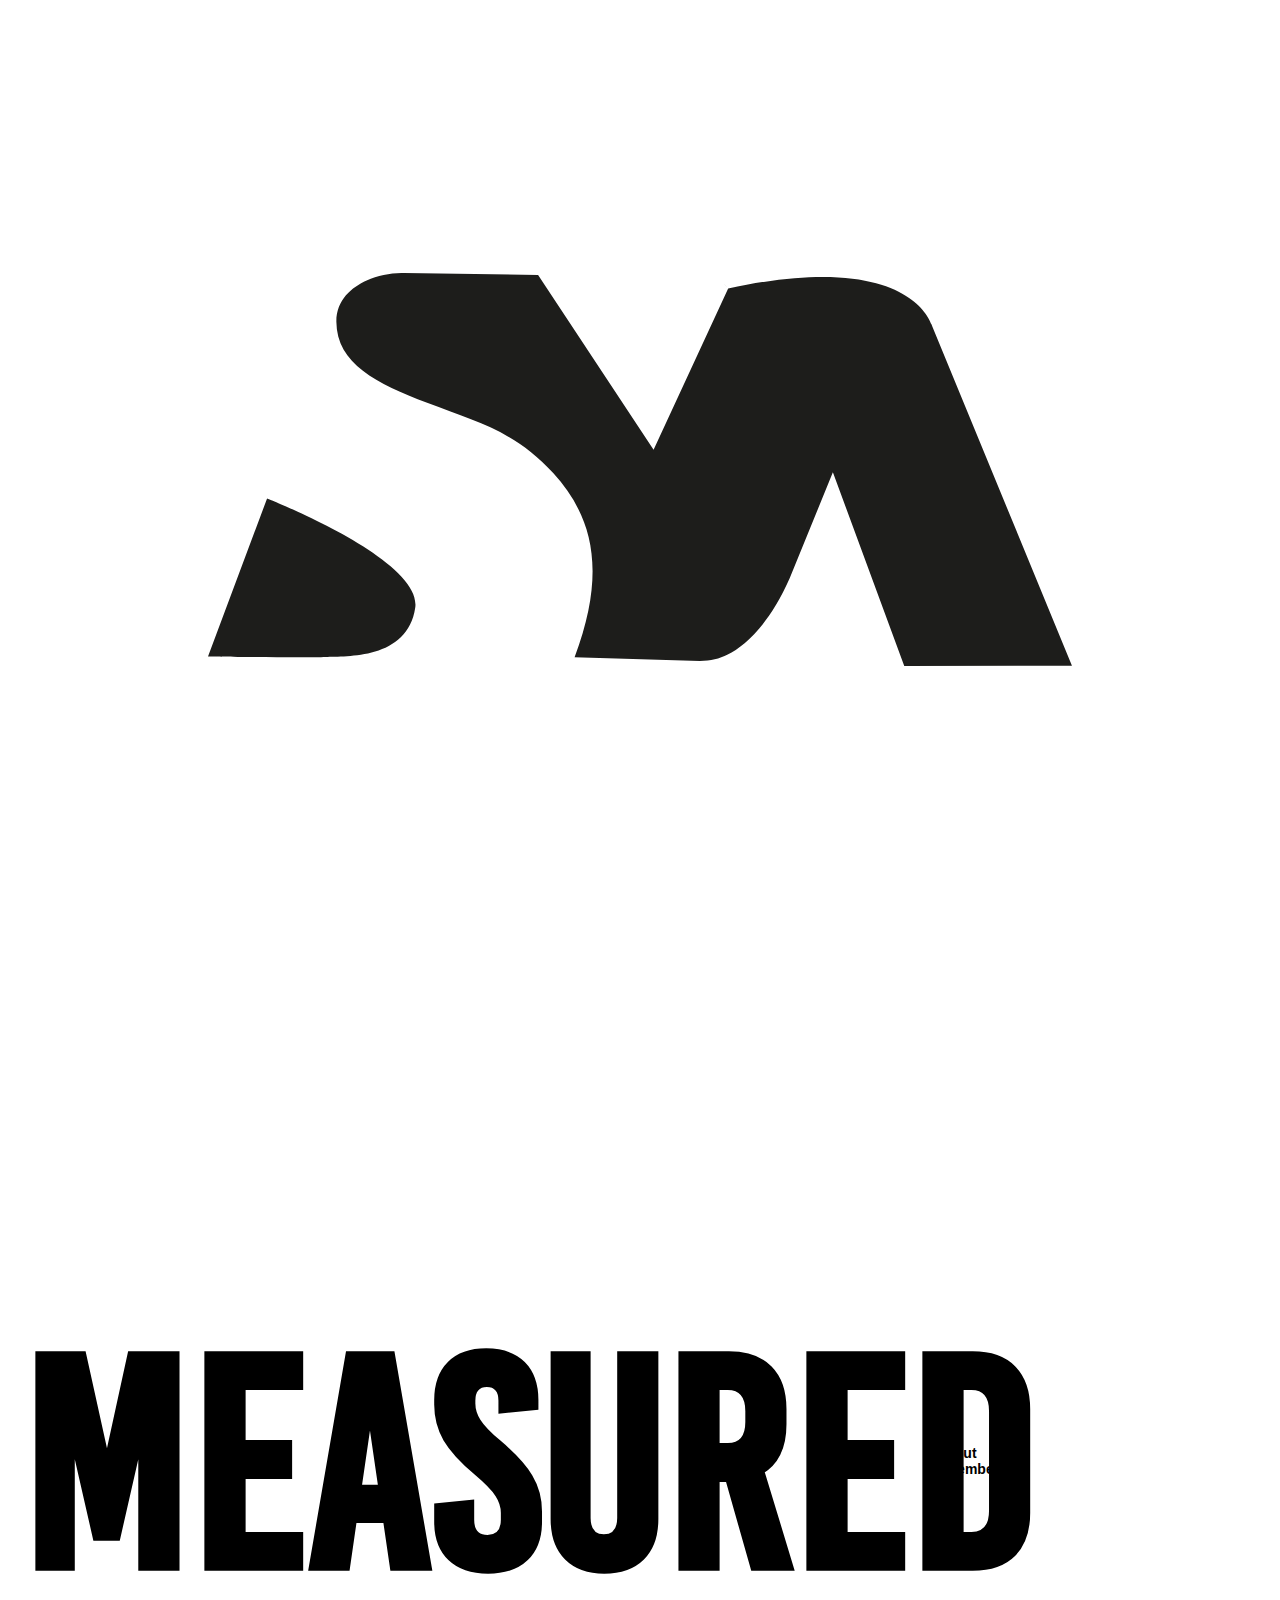
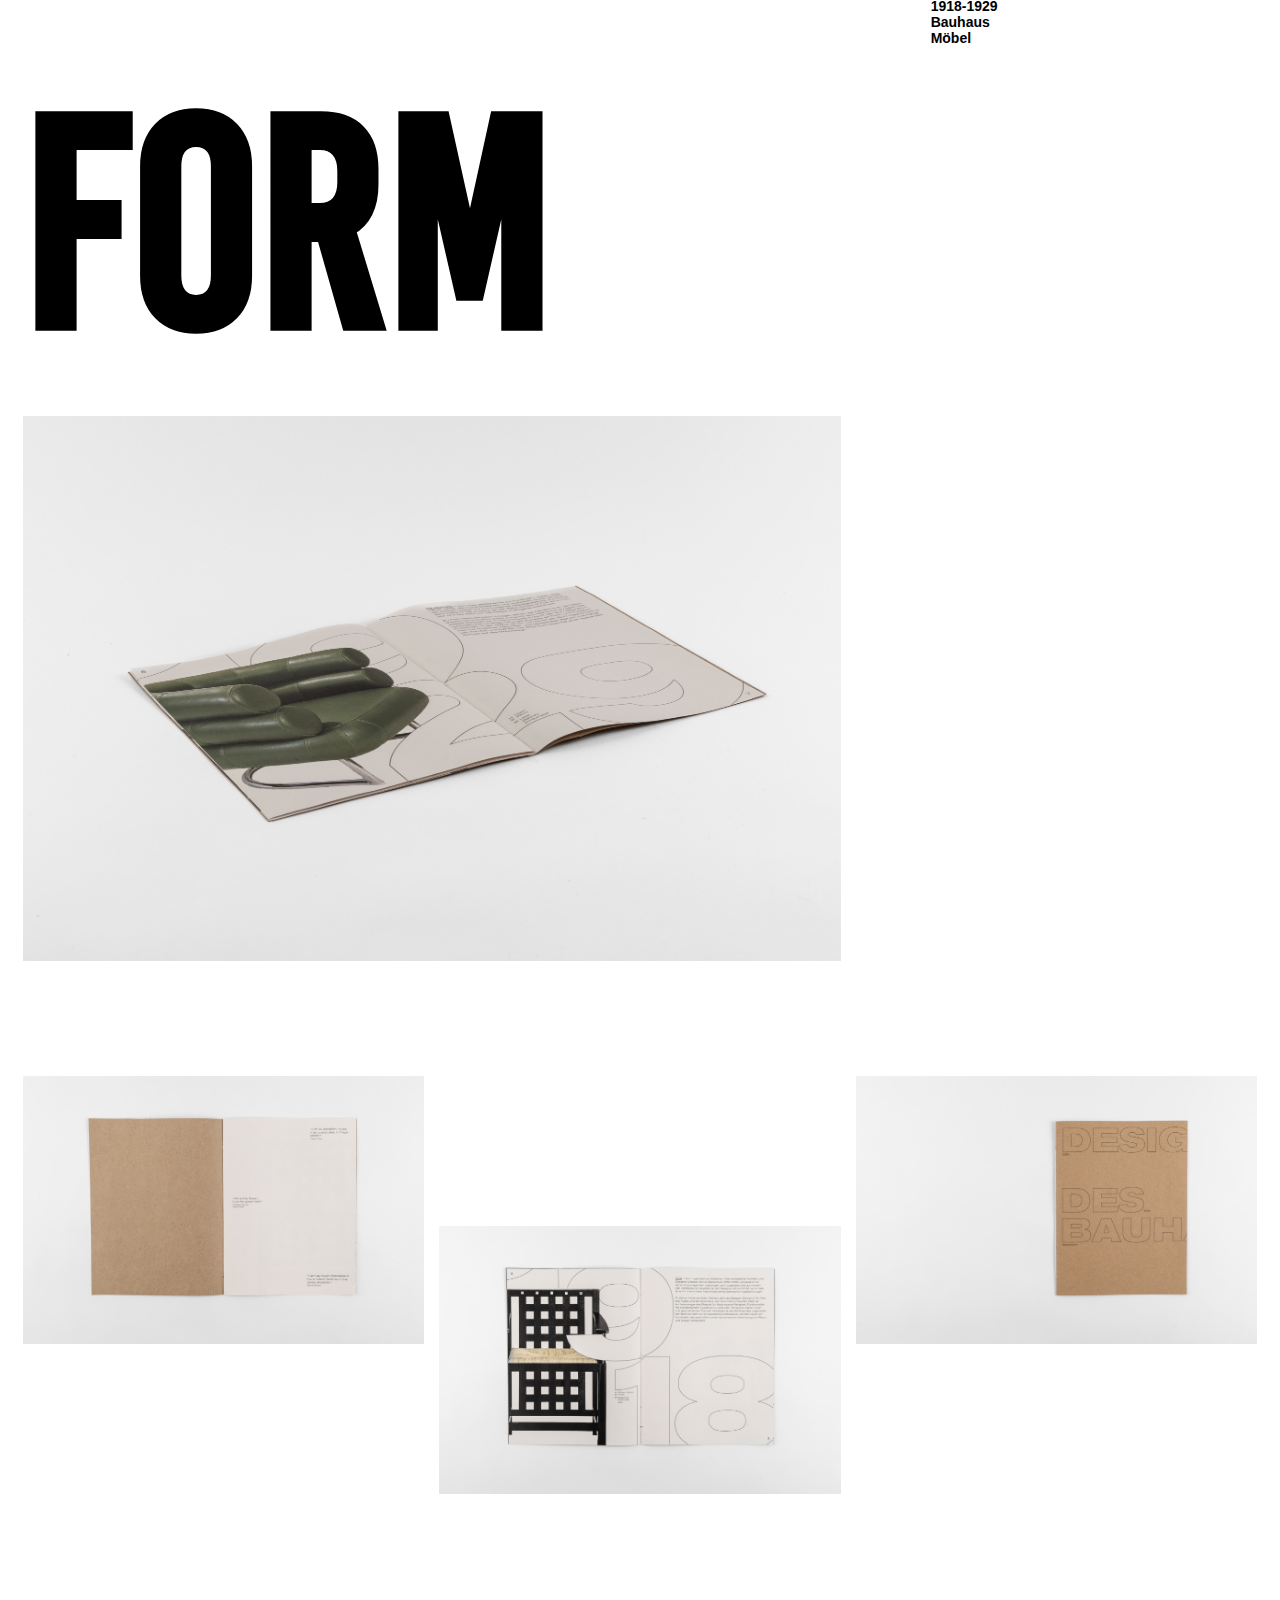
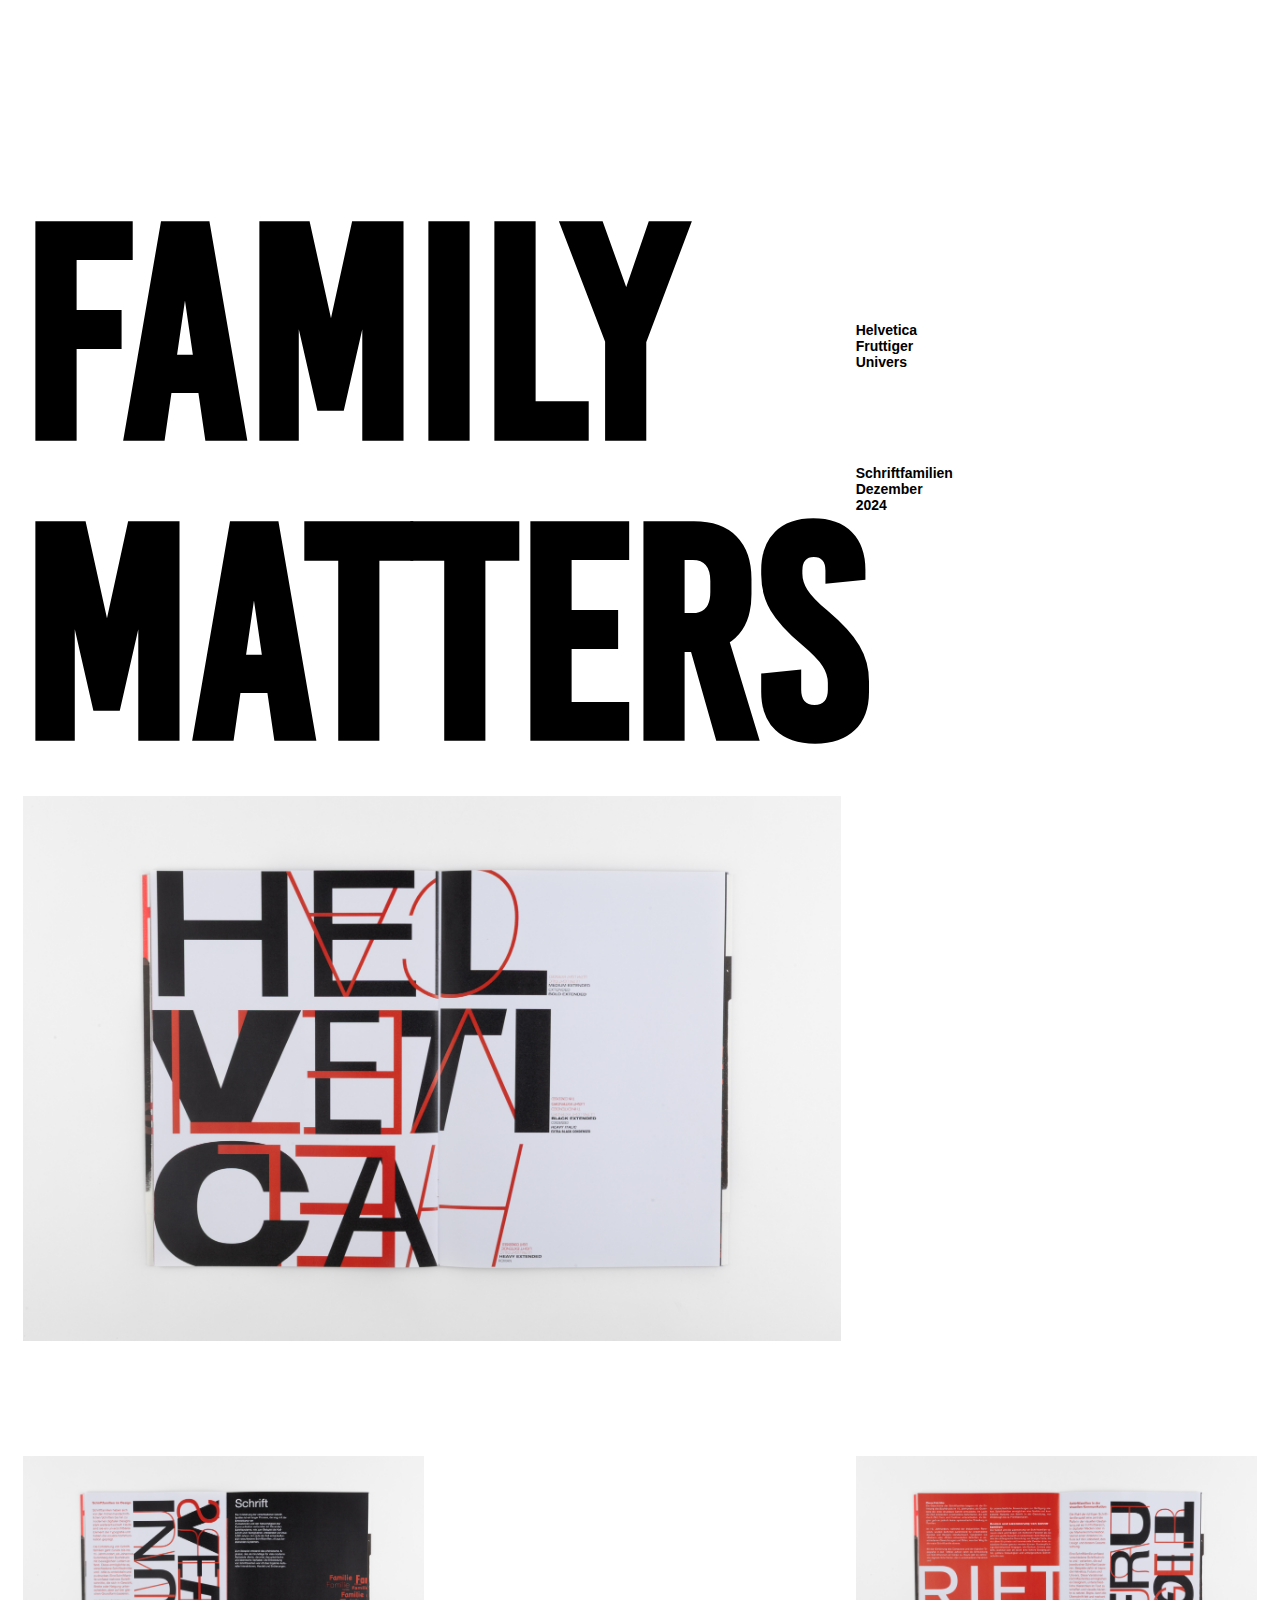
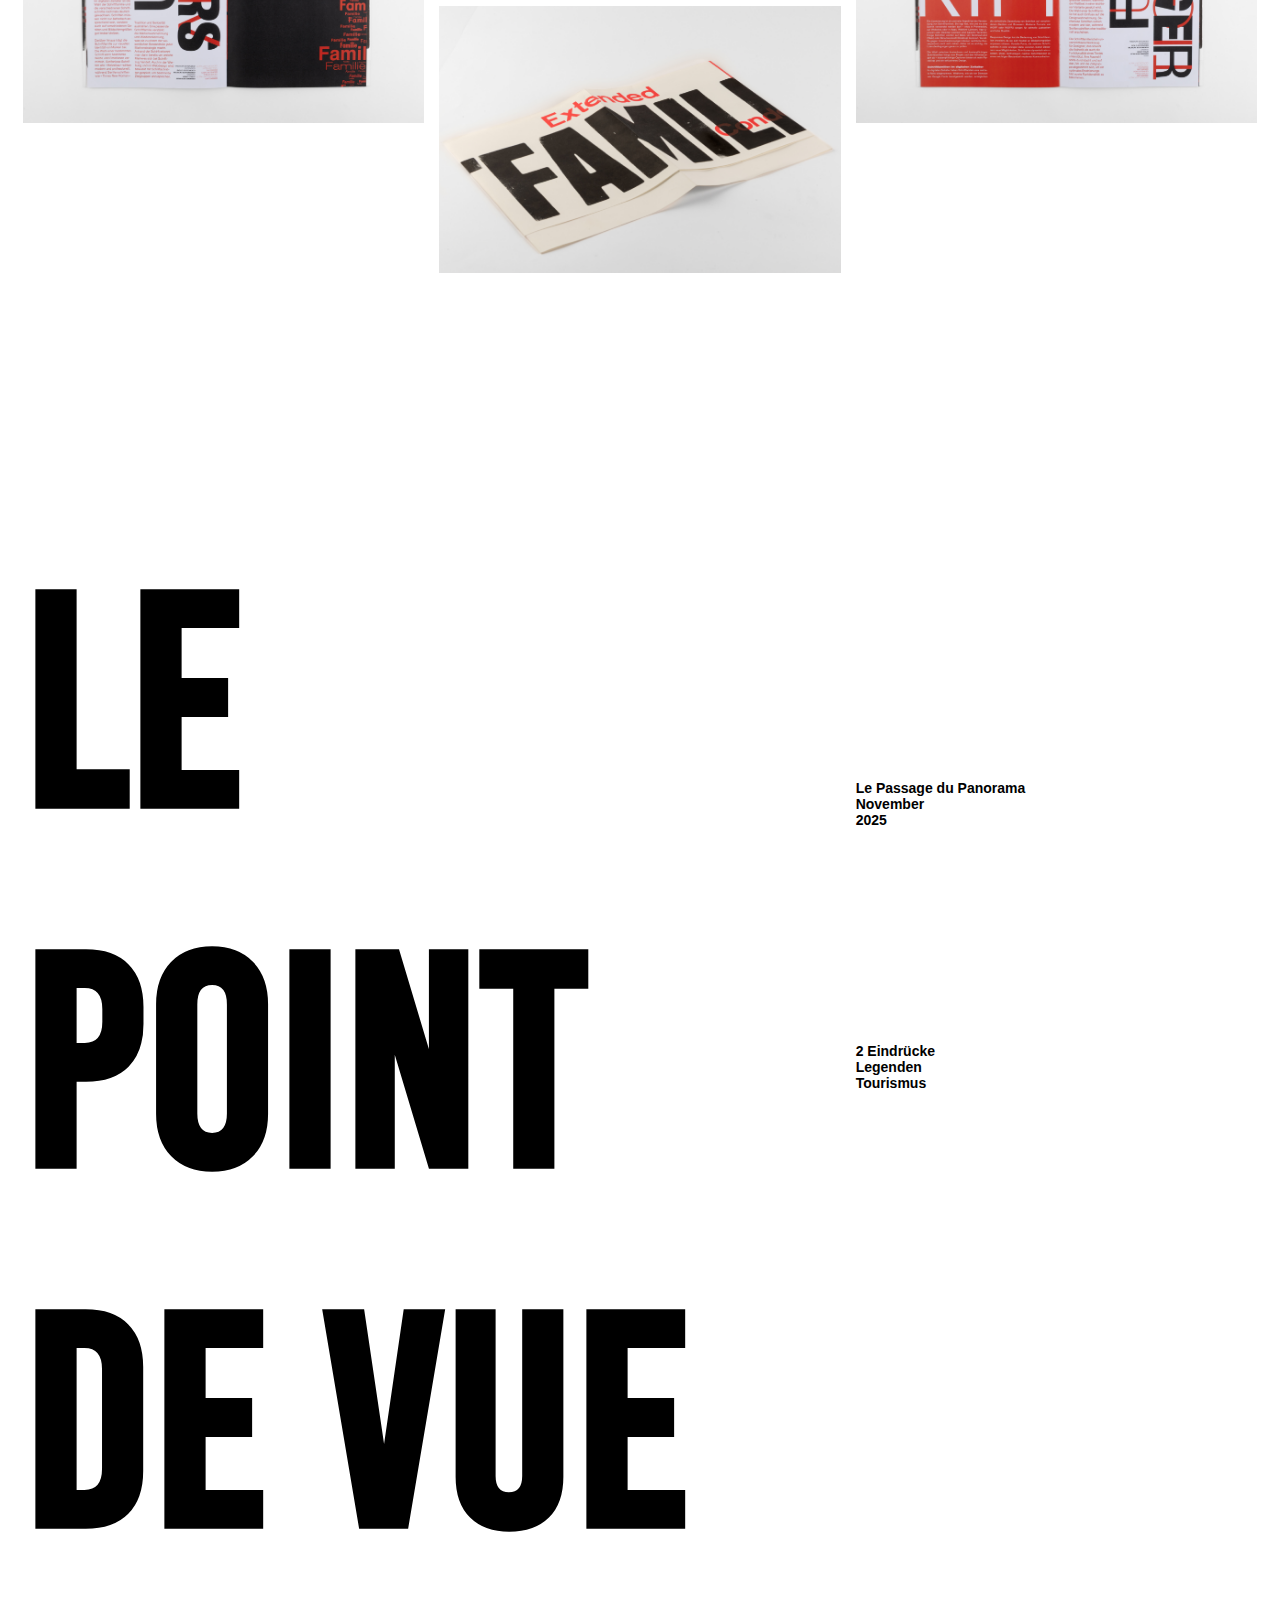
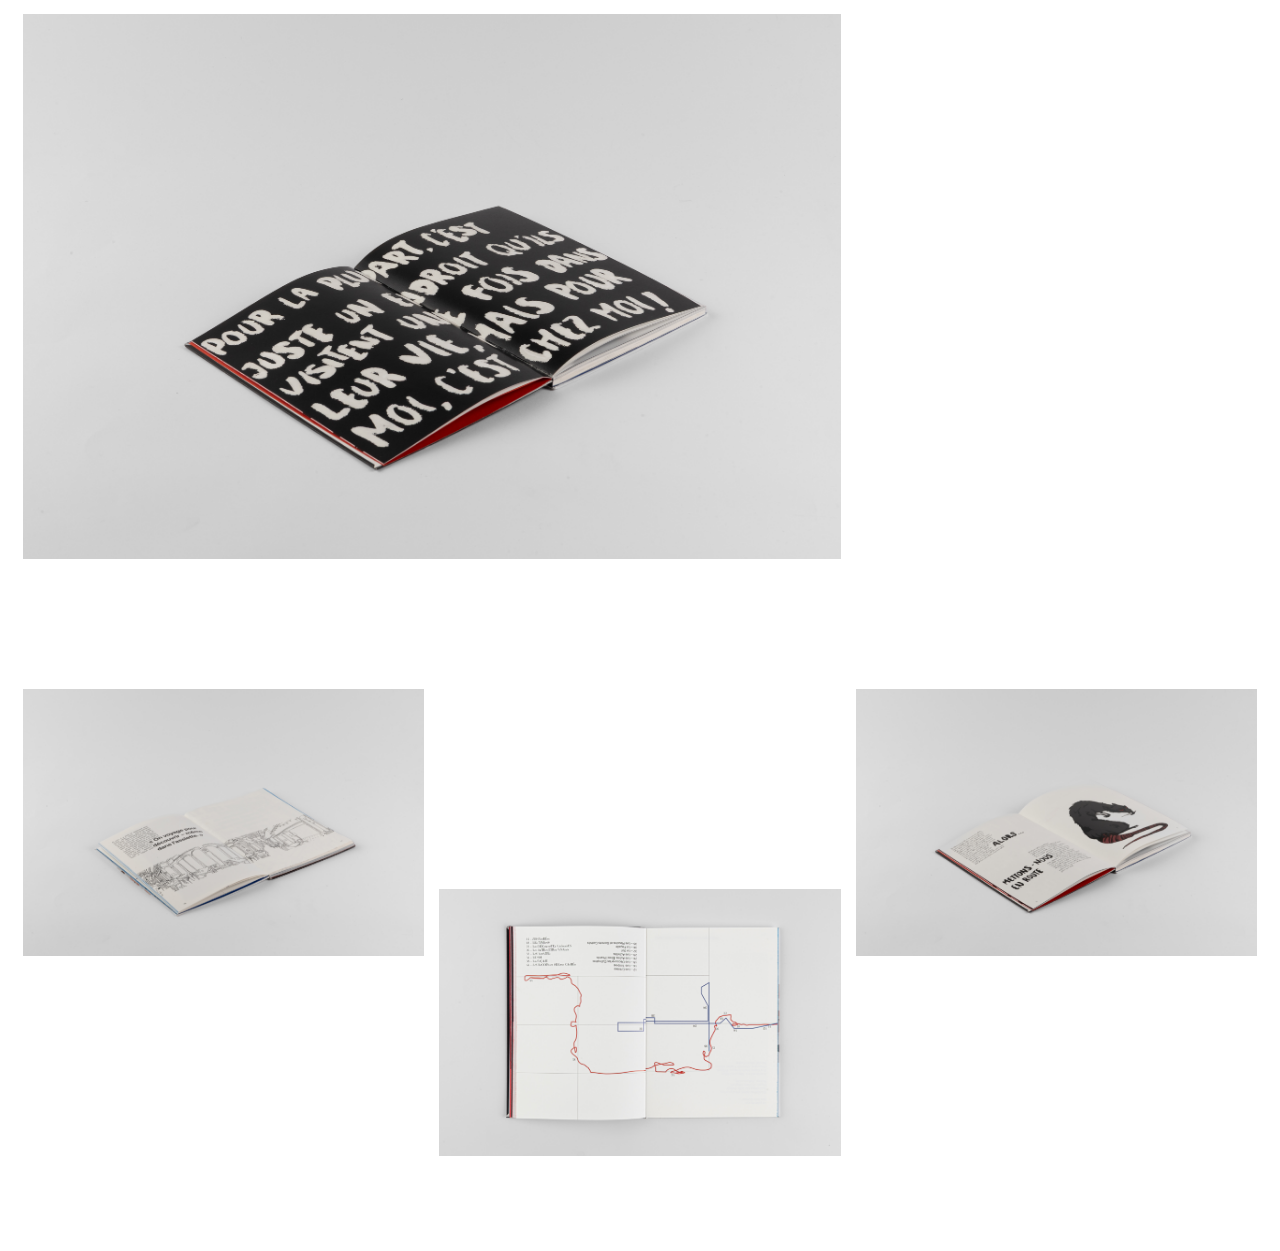
<file: index.html>
<!DOCTYPE html>
<html lang="en">

  <head>
    <meta charset="UTF-8" />
    <meta name="viewport" content="width=device-width, initial-scale=1.0" />
    <meta name="author" content="Mia" />
    <meta name="description" content="TEXT FÜR UNTERZEILE IN SUCHMASCHINEN HIER EINGEBEN"/>
    <link rel="stylesheet" href="style.css" />
    <title>MiaSofiaSchilter</title>
  </head>
  
  <body>
    <!-- all your content will go here -->
     <div class="grid-container">
      <div class="name">
        <h1>MEASURED<br/>FORM</h1>
      </div> 
      <div class="bio">
        <p>«Art is the Flower... <br />
          Live the green leaf»<br />
          ~ Mackintosh

        </p>
      </div>
      <div class="image-1">
        <img src="Data/Layout1.jpg"/>
      </div>
      <div class="image-2">
        <img src="Data/Layout2.jpg"/>
      </div>
      <div class="image-3">
        <img src="Data/Layout3.jpg"/>
      </div>
      <div class="image-5">
        <img src="Data/Layout5.jpg"/>
      </div>
      <div class="text-1">
        <p>Das Magazin gibt einen kompakten Einblick in die Bauhaus-Stühle DS4 Bibendum und B32. Im Fokus stehen Entstehungszeit, Zitate der Designer sowie Informationen zu Proportionen und Maßen als visuelle und inhaltliche Annäherung an zwei ikonische Designobjekte des 20. Jahrhunderts.
      </div>
      <div class="image-4">
        <div class="image-4-a">
        <a href="mailto:MiaSofia_Schilter@sluz.ch">  <img src="Data/MS INITIALE.svg"/></a>
        </div>
      </div>

      <div class="image-6">
  <img src="Data/Typozine-2.jpg"/>
</div>
<div class="image-7">
  <img src="Data/Typozine-3.jpg"/>
</div>
<div class="image-8">
  <img src="Data/Typozine.jpg"/>
</div>
<div class="image-9">
  <img src="Data/Typozine Cover.jpg"/>
</div>
 <div class="text-8">
        <p>LE POINT<br/>
          DE VUE<br/>
        </p>
     </div>
     <div class="image-10">
  <img src="Data/Paris Projekt-3.jpg"/>
</div>
<div class="text-9">
        <p>Das Buchprojekt erforscht den Passage <br/>du Panorama in Paris aus zwei gegensätzlichen Perspektiven – der <br/>eines Touristen und der einer dort lebenden Ratte – und thematisiert den Perspektiv-<br/>wechsel durch eine beidseitig lesbare, grafisch differenzierte Gestaltung.
        </p>
      </div>
 <div class="image-11">
  <img src="Data/Paris Projekt-2.jpg"/>
</div>
 <div class="image-12">
  <img src="Data/Paris Projekt-4.jpg"/>
</div>
 <div class="image-13">
  <img src="Data/Paris Projekt-6.jpg"/>
</div>

      
<div class="text-7">
  <p>Für dieses Projekt habe ich vier Seiten zu den Schriftfamilien Helvetica, Univers und Frutiger gestaltet. Durch typografische Kompositionen und bewusste Größenkontraste werden die charakteristischen Eigenschaften der Schriften visuell vermittelt.</p>
</div>

      <div class="text-2">
        <p>Layout<br/>
          November<br/>
          2024
        </p>
      </div>
      <div class="text-3">
        <p>1918-1929<br/>
          Bauhaus<br/>
          Möbel<br/>
        </p>
      </div>
      <div class="text-4">
        <p>FAMILY<br/> MATTERS
        </p>
      </div>
      <div class="text-5">
        <p>Helvetica<br/>
          Fruttiger<br/>
          Univers<br/>
        </p>
        </div>
        <div class="text-6">
        <p>Schriftfamilien<br/>
          Dezember<br/>
          2024<br/>
        </p>
     </div>
     <div class="text-10">
        <p>Le Passage du Panorama<br/>
          November<br/>
          2025<br/>
        </p>
     </div>
     <div class="text-11">
        <p>2 Eindrücke<br/>
          Legenden<br/>
          Tourismus<br/>
        </p>
     </div>
    <div class="text-15">
        <p>«Tu penses qu'il <br/> 
          reste encore des bons <br/>
          restes là-bas»
        </p>
     </div>
     <div class="text-16">
        <p>«Wenn ich eine Suppe esse und <br/>
          mich hinterher an den Löffel erinnere,<br/>
           dann hatte er die falsche Form.»<br/>
           ~ Frutiger
     </div>
     </div>
     <!-- ACHTUNG OBERHALB VON BODY -->
  </body>
</html>
</file>
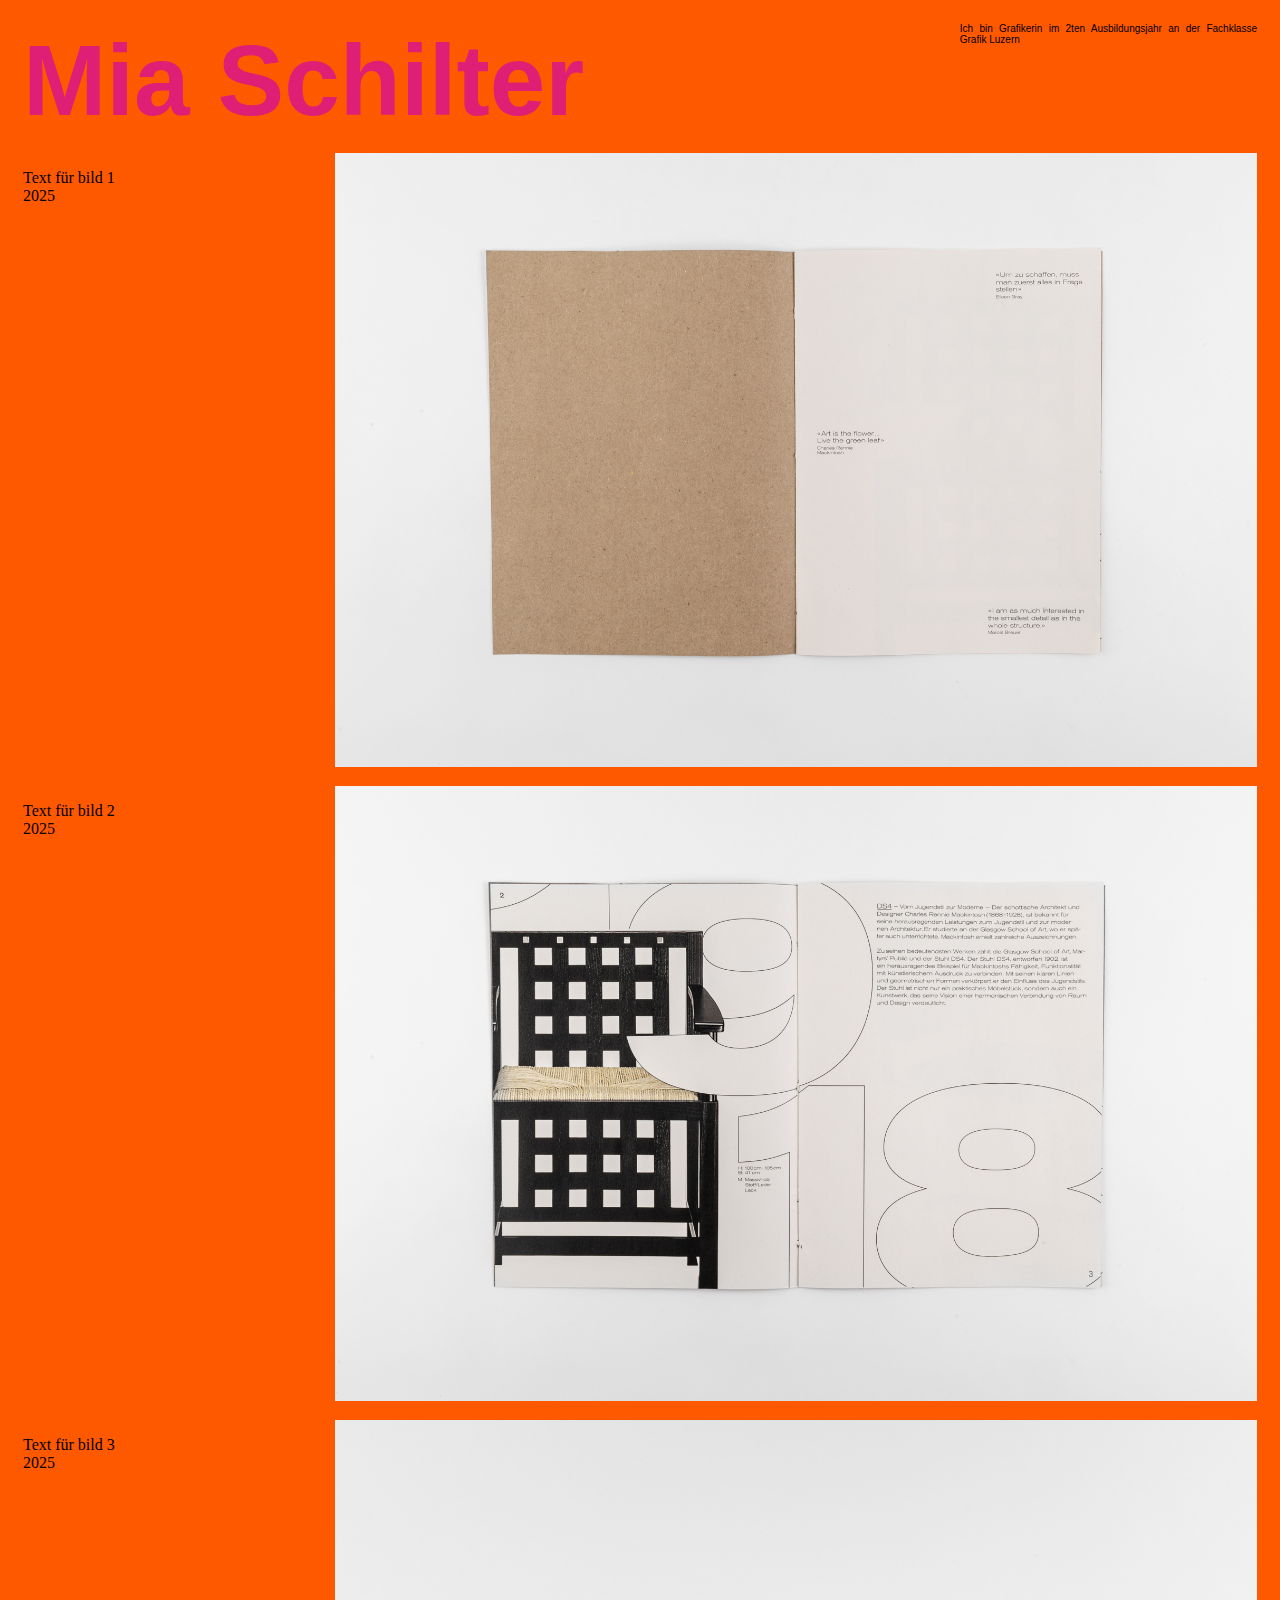
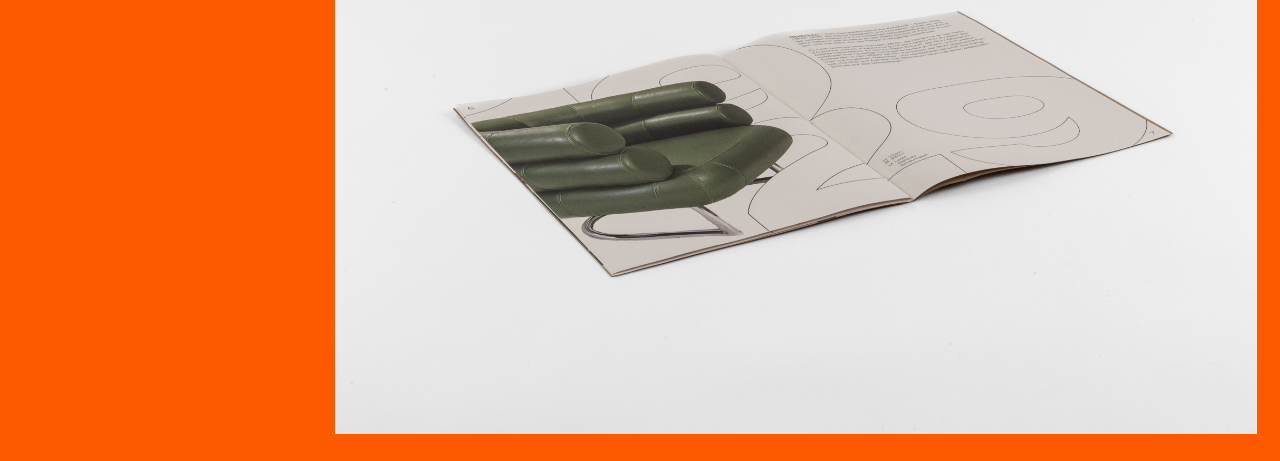
<file: index_v1.html>
<!DOCTYPE html>
<html lang="en">

  <head>
    <meta charset="UTF-8" />
    <meta name="viewport" content="width=device-width, initial-scale=1.0" />
    <meta name="author" content="Mia" />
    <meta name="description" content="TEXT FÜR UNTERZEILE IN SUCHMASCHINEN HIER EINGEBEN"/>
    <link rel="stylesheet" href="style_w1.css" />
    <title>TITEL FÜR BROWSERLEISTE EINGEBEN</title>
  </head>
  
  <body>
    <!-- all your content will go here -->
     <div class="grid-container">
      <div class="name">
        <h1>Mia Schilter</h1>
      </div> 
      <div class="bio">
        <p>Ich bin Grafikerin im 2ten Ausbildungsjahr an der Fachklasse Grafik Luzern</p>
      </div>
      <div class="image-1">
        <img src="Data/Layout1.jpg"/>
      </div>
      <div class="image-2">
        <img src="Data/Layout2.jpg"/>
      </div>
      <div class="image-3">
        <img src="Data/Layout3.jpg"/>
      </div>
      <div class="text-1">
        <p>Text für bild 1 <br />
          2025
        </p>
      </div>
      <div class="text-2">
        <p>Text für bild 2 <br />
          2025
        </p>
      </div>
      <div class="text-3">
        <p>Text für bild 3 <br />
          2025
        </p>
      </div>
     </div>
     <!-- ACHTUNG OBERHALB VON BODY -->
  </body>
</html>
</file>
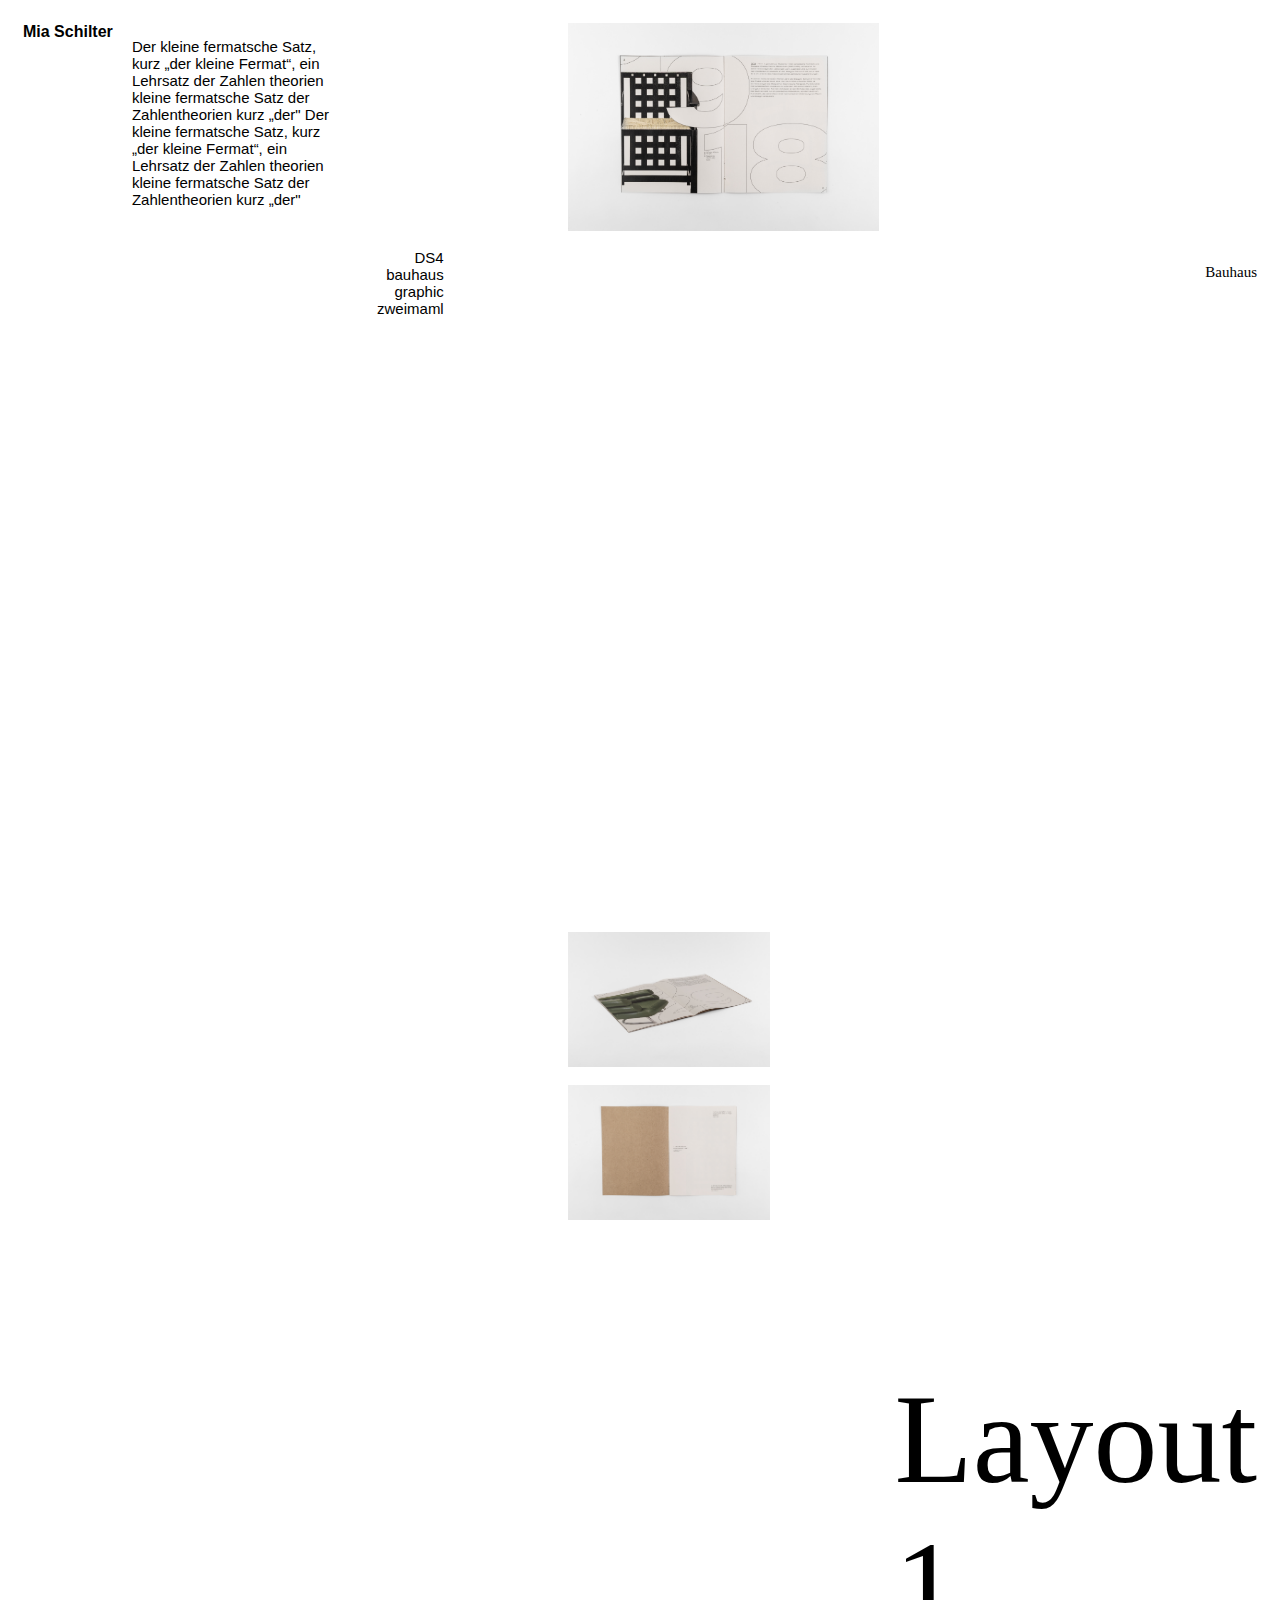
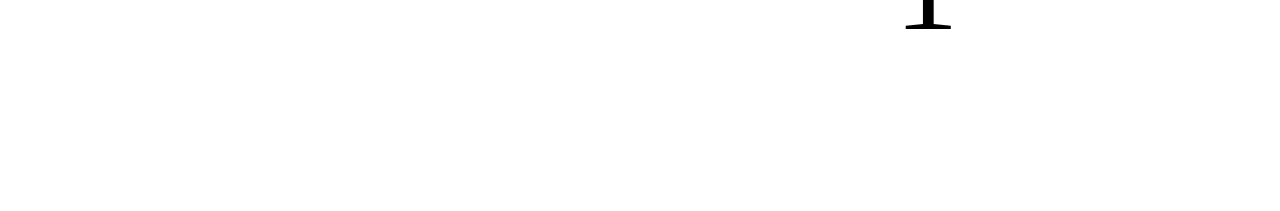
<file: index_v2.html>
<!DOCTYPE html>
<html lang="en">

  <head>
    <meta charset="UTF-8" />
    <meta name="viewport" content="width=device-width, initial-scale=1.0" />
    <meta name="author" content="Mia" />
    <meta name="description" content="TEXT FÜR UNTERZEILE IN SUCHMASCHINEN HIER EINGEBEN"/>
    <link rel="stylesheet" href="style_w2.css" />
    <title>TITEL FÜR BROWSERLEISTE EINGEBEN</title>
  </head>
  
  <body>
    <!-- all your content will go here -->
     <div class="grid-container">
      <div class="name">
        <h1>Mia Schilter</h1>
      </div> 
      <div class="bio">
        <p>DS4 <br />
          bauhaus <br />
           graphic<br />
           zweimaml<br />
          
        </p>
      </div>
      <div class="image-1">
        <img src="Data/Layout1.jpg"/>
      </div>
      <div class="image-2">
        <img src="Data/Layout2.jpg"/>
      </div>
      <div class="image-3">
        <img src="Data/Layout3.jpg"/>
      </div>
      <div class="text-1">
        <p>Der kleine fermatsche 
           Satz, kurz „der kleine Fermat“,
            ein Lehrsatz der Zahlen theorien 
            kleine fermatsche Satz der Zahlentheorien kurz „der"
            Der kleine fermatsche 
           Satz, kurz „der kleine Fermat“,
            ein Lehrsatz der Zahlen theorien 
            kleine fermatsche Satz der Zahlentheorien kurz „der"

      </div>
      <div class="text-2">
        <p>Layout 1
        </p>
      </div>
      <div class="text-3">
        <p>Bauhaus
        </p>
      </div>
     </div>
     <!-- ACHTUNG OBERHALB VON BODY -->
  </body>
</html>
</file>
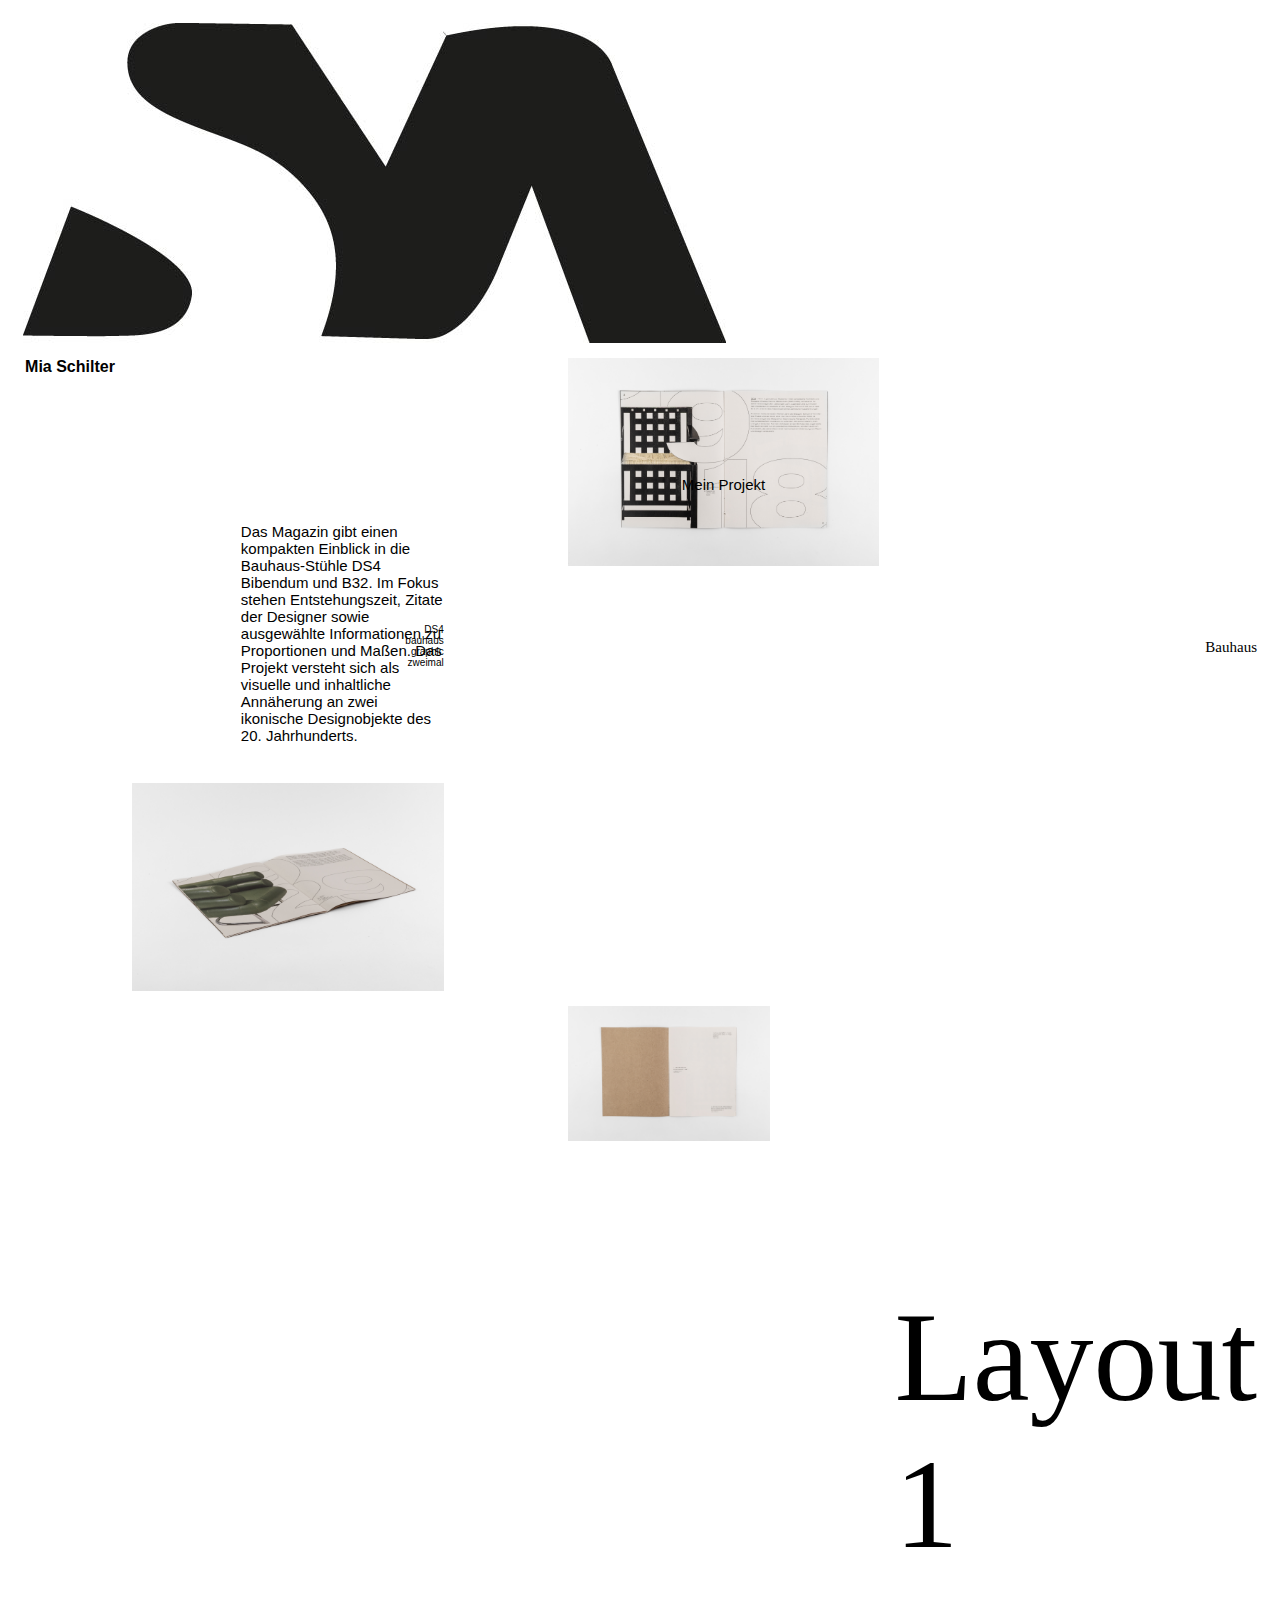
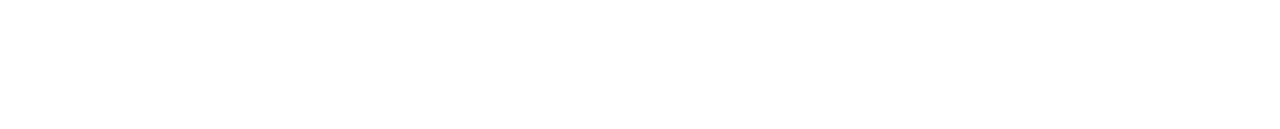
<file: index_v3.html>
<!DOCTYPE html>
<html lang="en">

  <head>
    <meta charset="UTF-8" />
    <meta name="viewport" content="width=device-width, initial-scale=1.0" />
    <meta name="author" content="Mia" />
    <meta name="description" content="TEXT FÜR UNTERZEILE IN SUCHMASCHINEN HIER EINGEBEN"/>
    <link rel="stylesheet" href="style_w3.css" />
    <title>TITEL FÜR BROWSERLEISTE EINGEBEN</title>
  </head>
  
  <body>
    <!-- all your content will go here -->
     <div class="grid-container">
      <div class="name">
        <h1>Mia Schilter</h1>
      </div> 
      <div class="bio">
        <p>DS4 <br />
          bauhaus <br />
          graphic<br />
          zweimal<br />
          
        </p>
      </div>
      <div class="image-1">
        <img src="Data/Layout1.jpg" class="a"/>
        <img src="Data/Layout2.jpg" class="b"/>
      </div>
      <div class="image-2">
        <img src="Data/Layout2.jpg"/>
        <p class="titel">Mein Projekt</p>
      </div>
      <div class="image-3">
        <img src="Data/Layout3.jpg"/>
      </div>
      <div class="text-1">
        <p>Das Magazin gibt einen kompakten Einblick in die Bauhaus-Stühle DS4 Bibendum und B32. Im Fokus stehen Entstehungszeit, Zitate der Designer sowie ausgewählte Informationen zu Proportionen und Maßen. Das Projekt versteht sich als visuelle und inhaltliche Annäherung an zwei ikonische Designobjekte des 20. Jahrhunderts.
      </div>
      <div class="image-4">
        <img src="Data/MS INITIALE.jpg"/>
      </div>
      <div class="text-2">
        <p>Layout 1
        </p>
      </div>
      <div class="text-3">
        <p>Bauhaus
        </p>
      </div>
     </div>
     <!-- ACHTUNG OBERHALB VON BODY -->
  </body>
</html>
</file>
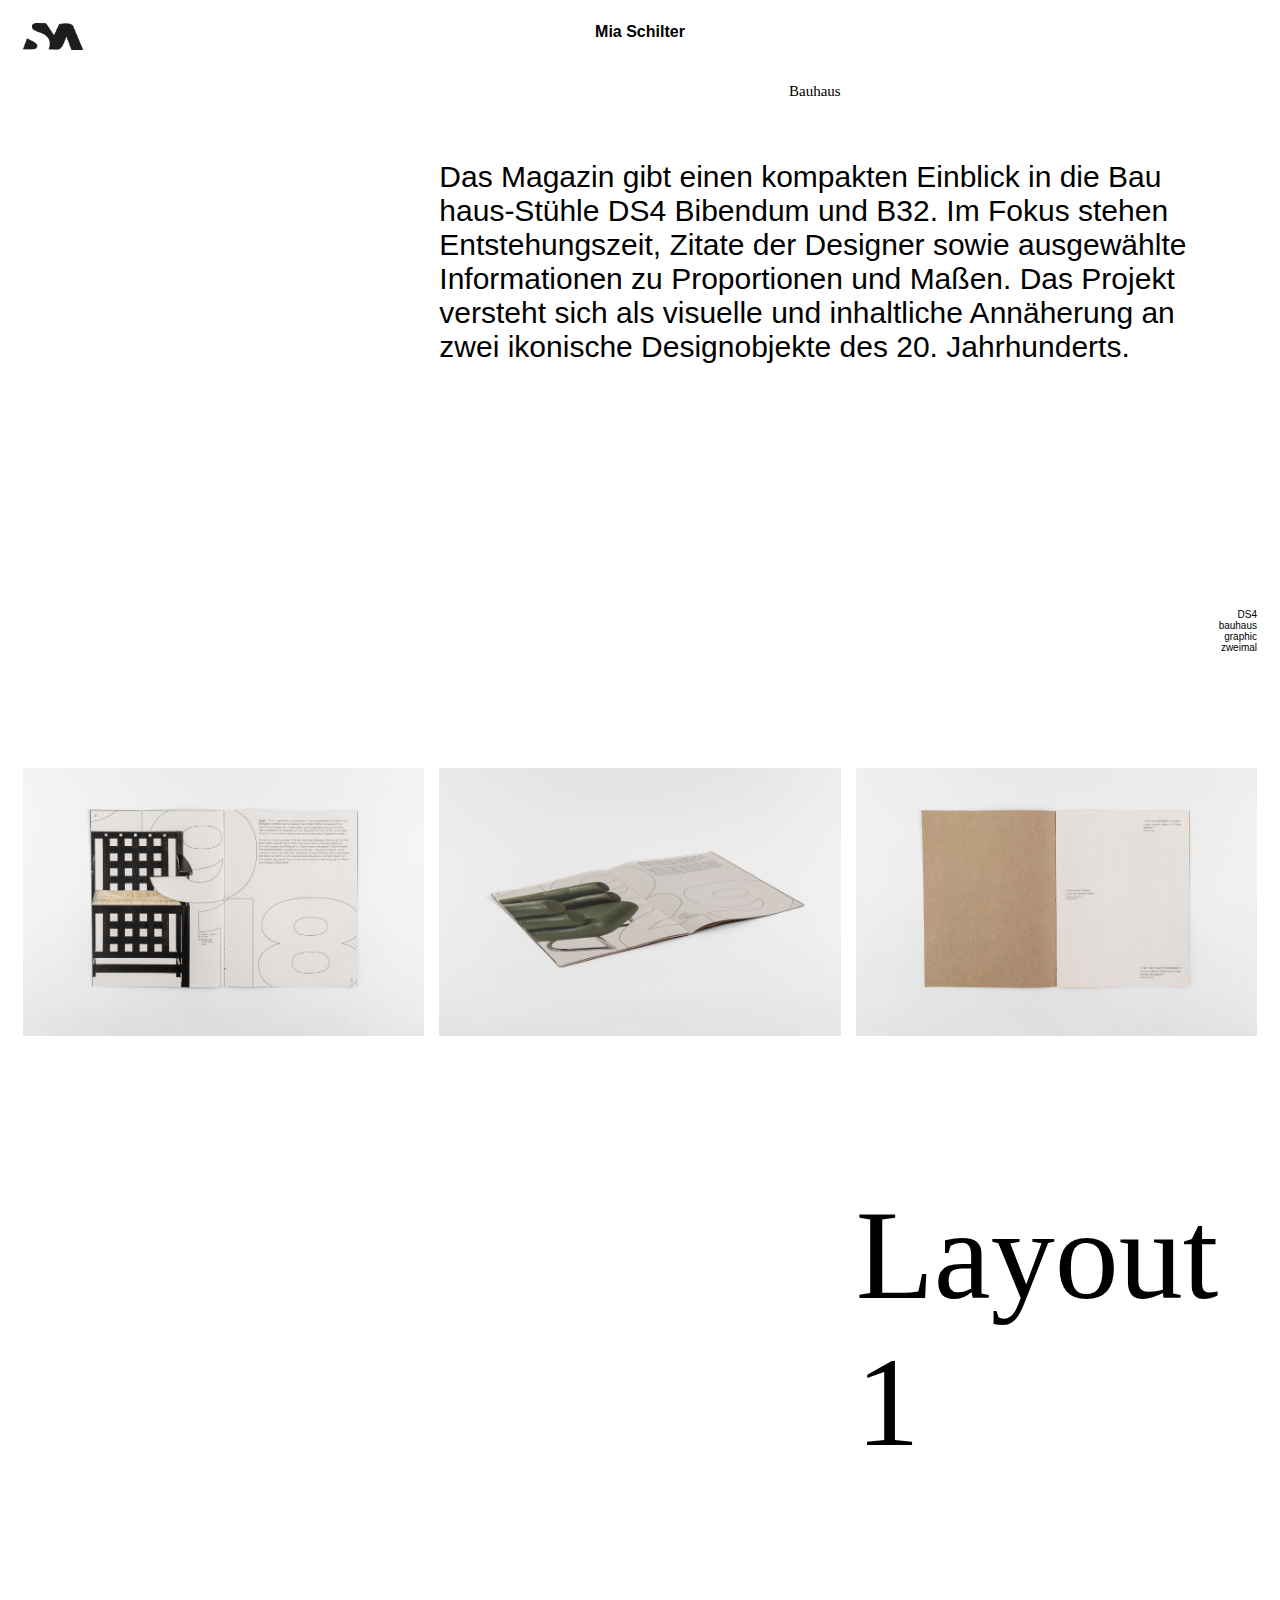
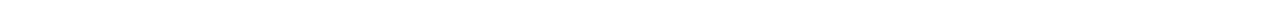
<file: index_v5.html>
<!DOCTYPE html>
<html lang="en">

  <head>
    <meta charset="UTF-8" />
    <meta name="viewport" content="width=device-width, initial-scale=1.0" />
    <meta name="author" content="Mia" />
    <meta name="description" content="TEXT FÜR UNTERZEILE IN SUCHMASCHINEN HIER EINGEBEN"/>
    <link rel="stylesheet" href="style_w5.css" />
    <title>TITEL FÜR BROWSERLEISTE EINGEBEN</title>
  </head>
  
  <body>
    <!-- all your content will go here -->
     <div class="grid-container">
      <div class="name">
        <h1>Mia Schilter</h1>
      </div> 
      <div class="bio">
        <p>DS4 <br />
          bauhaus <br />
          graphic<br />
          zweimal<br />
          
        </p>
      </div>
      <div class="image-1">
        <img src="Data/Layout1.jpg"/>
      </div>
      <div class="image-2">
        <img src="Data/Layout2.jpg"/>
      </div>
      <div class="image-3">
        <img src="Data/Layout3.jpg"/>
      </div>
      <div class="text-1">
        <p>Das Magazin gibt einen kompakten Einblick in die Bau <br /> 
          haus-Stühle DS4 Bibendum und B32. Im Fokus stehen Entstehungszeit, Zitate der Designer sowie ausgewählte Informationen zu Proportionen und Maßen. Das Projekt versteht sich als visuelle und inhaltliche Annäherung an <br /> 
          zwei ikonische Designobjekte des 20. Jahrhunderts.
      </div>
      <div class="image-4">
        <img src="Data/MS INITIALE.jpg"/>
      </div>
      <div class="text-2">
        <p>Layout 1
        </p>
      </div>
      <div class="text-3">
        <p>Bauhaus
        </p>
      </div>
     </div>
     <!-- ACHTUNG OBERHALB VON BODY -->
  </body>
</html>
</file>
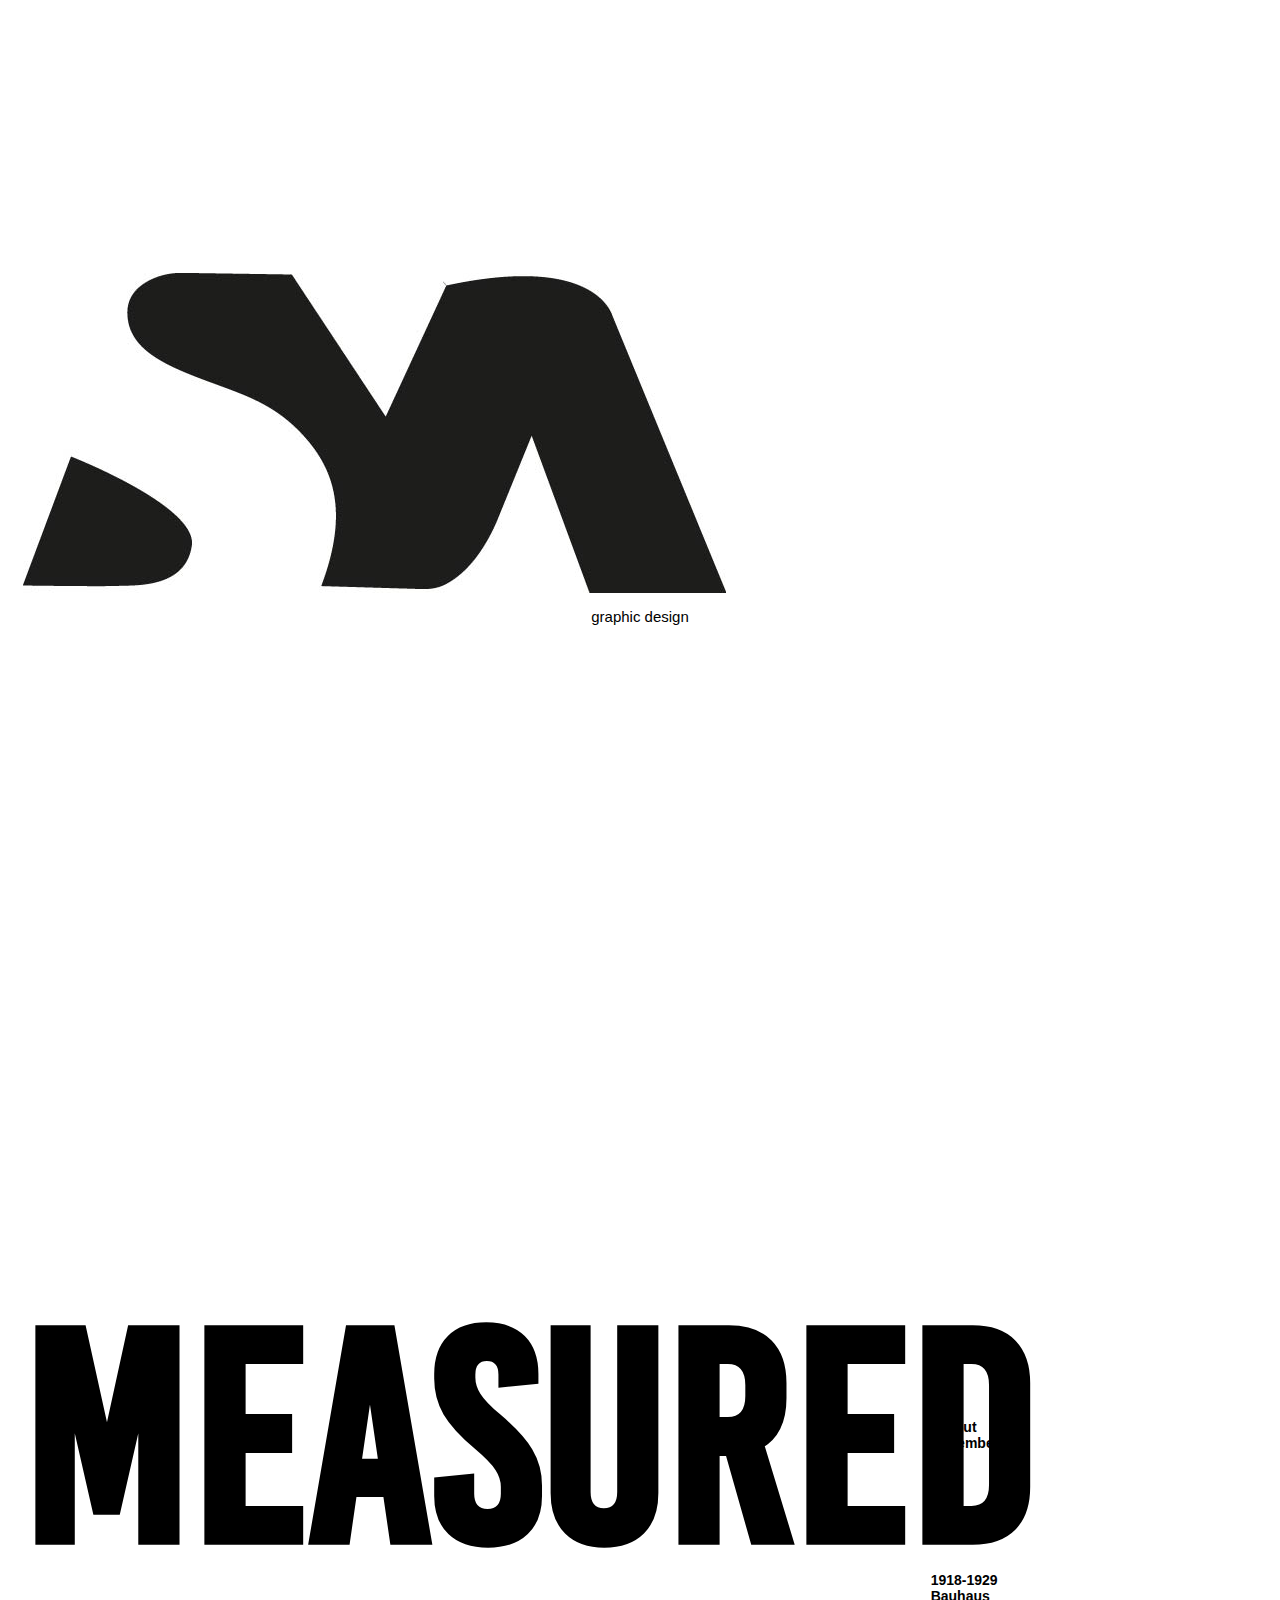
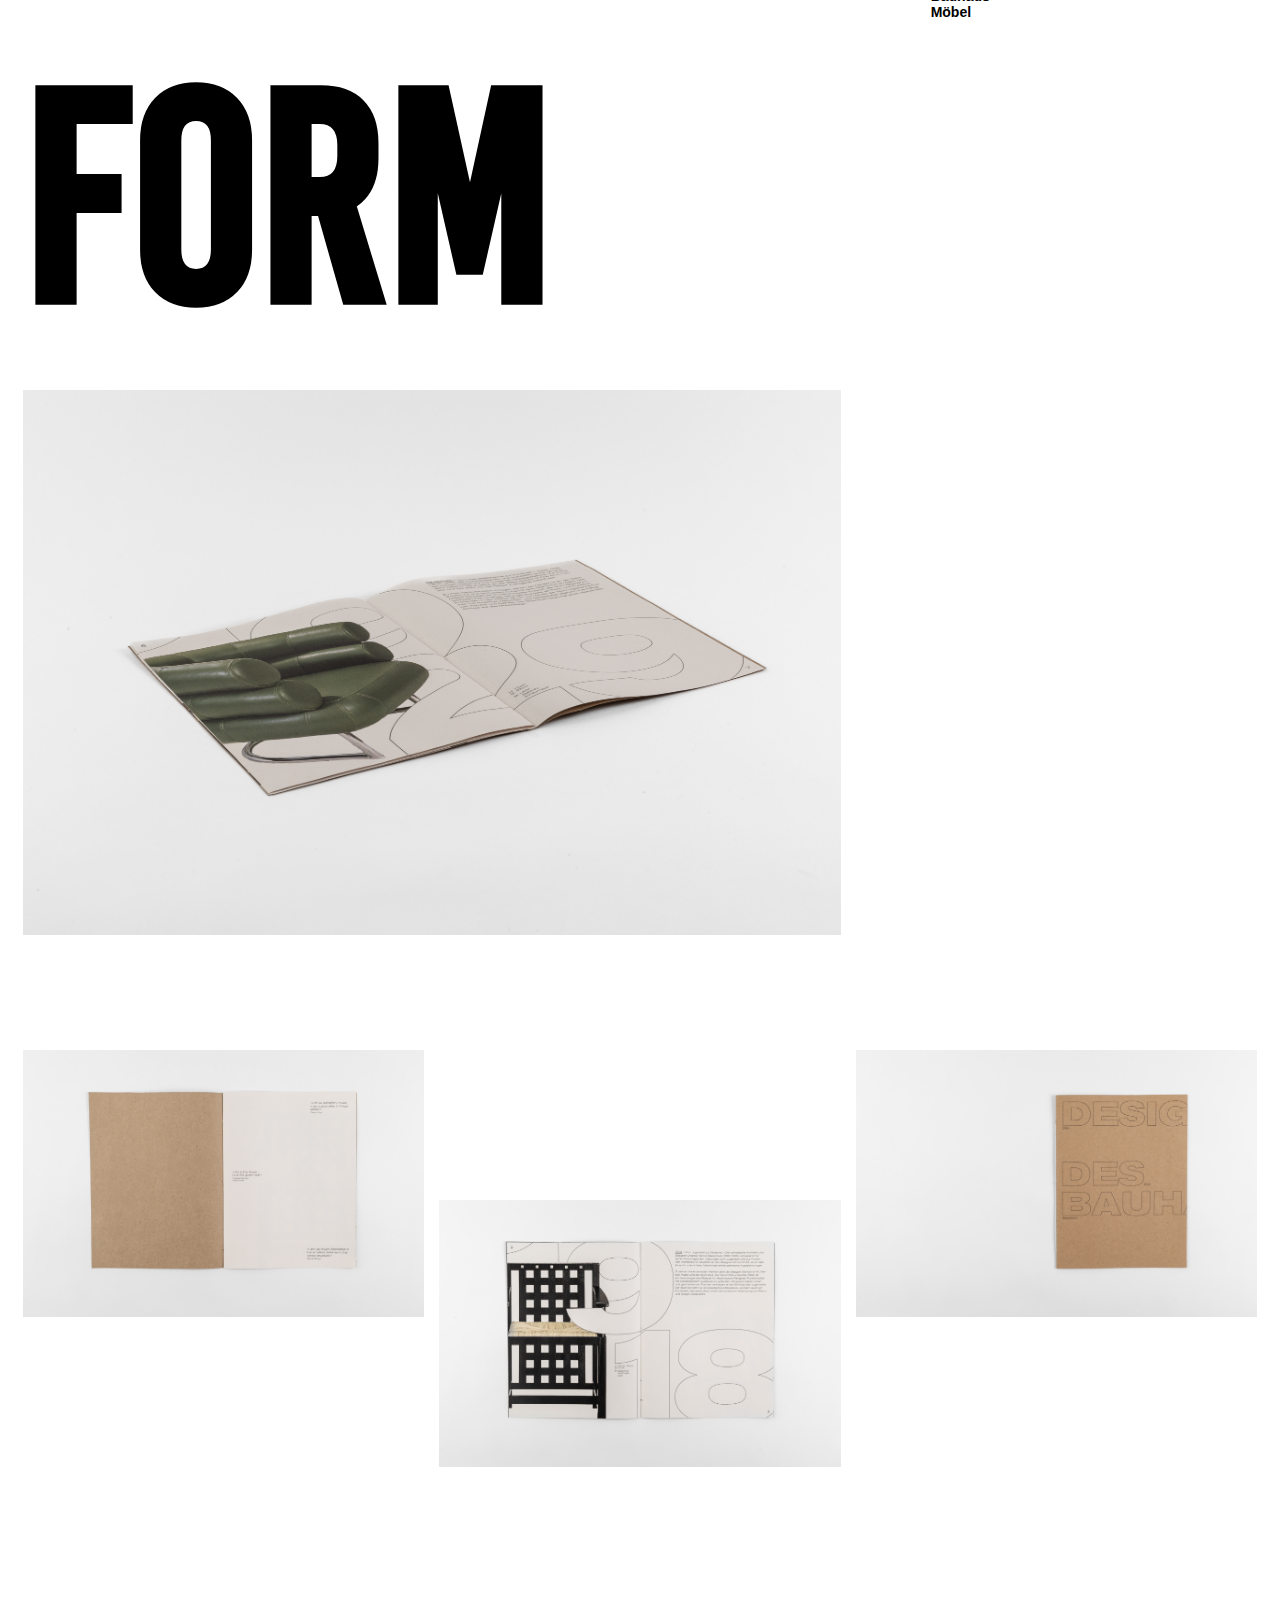
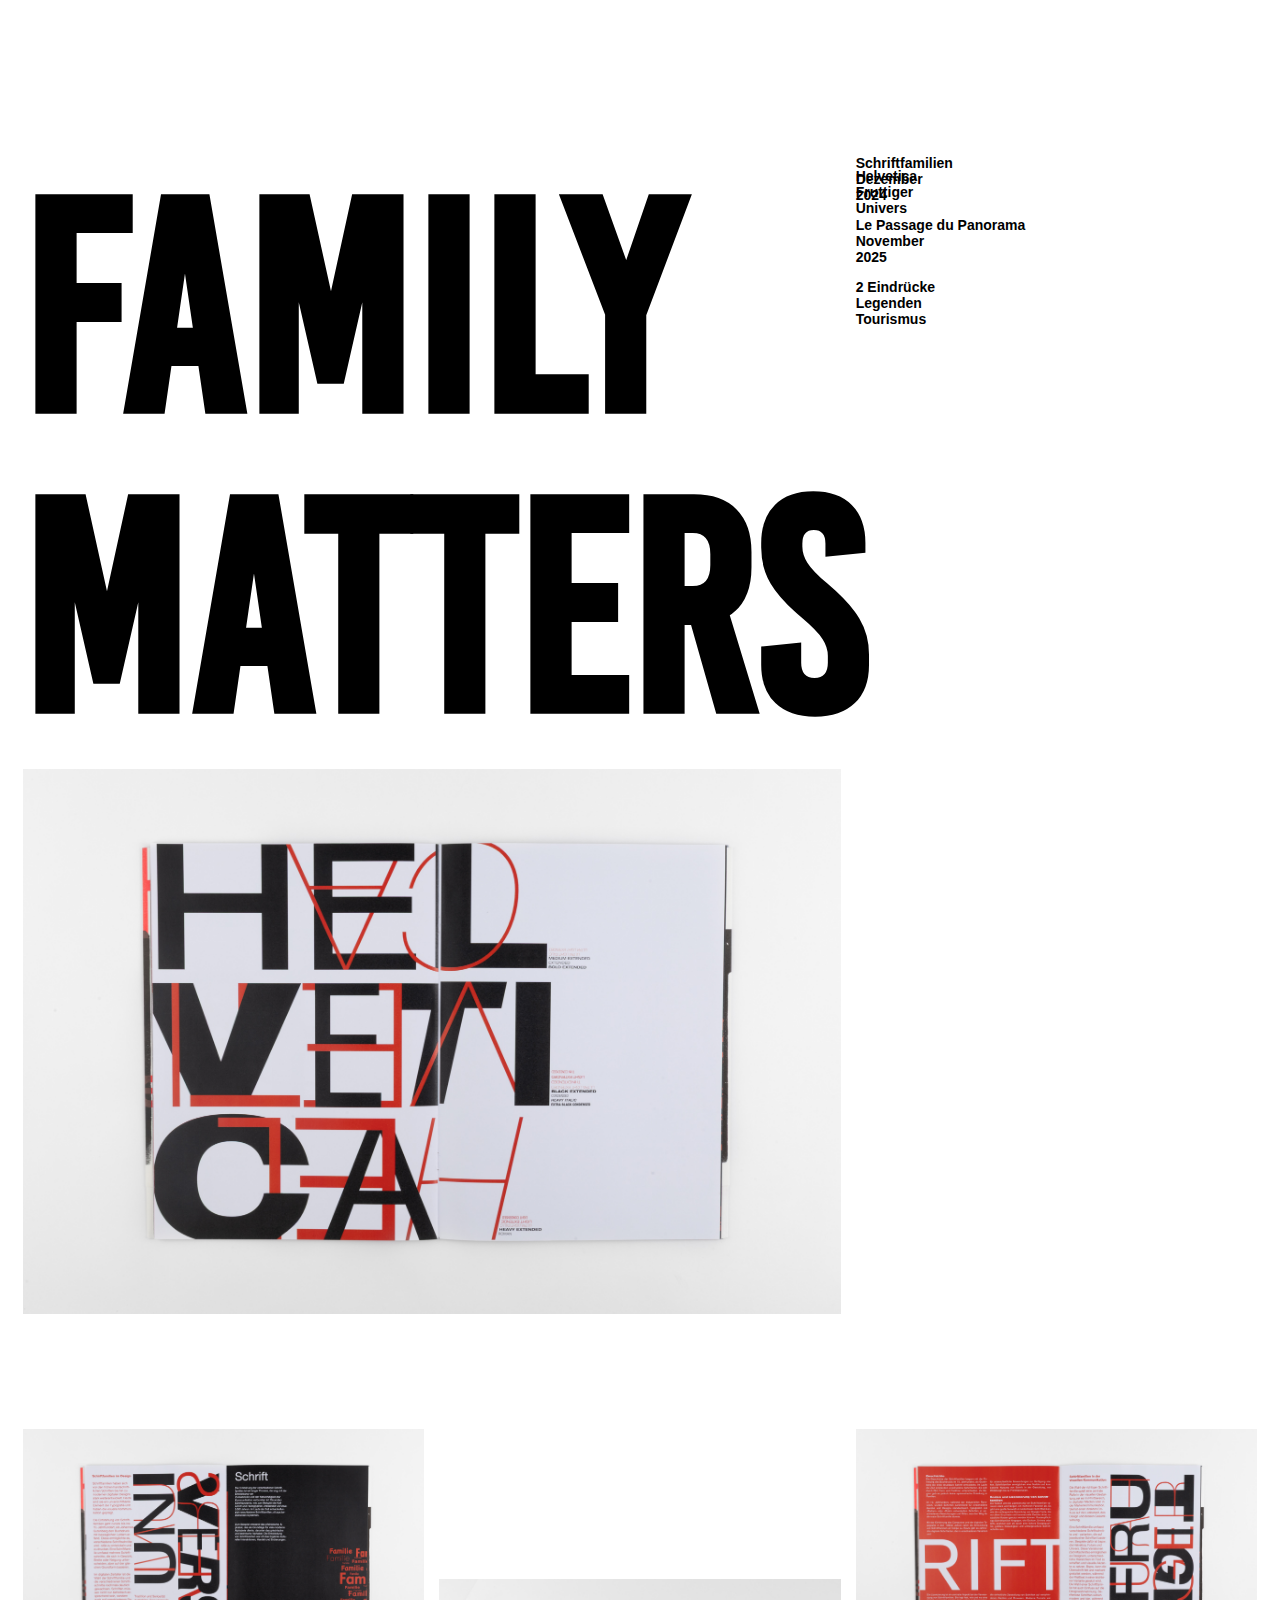
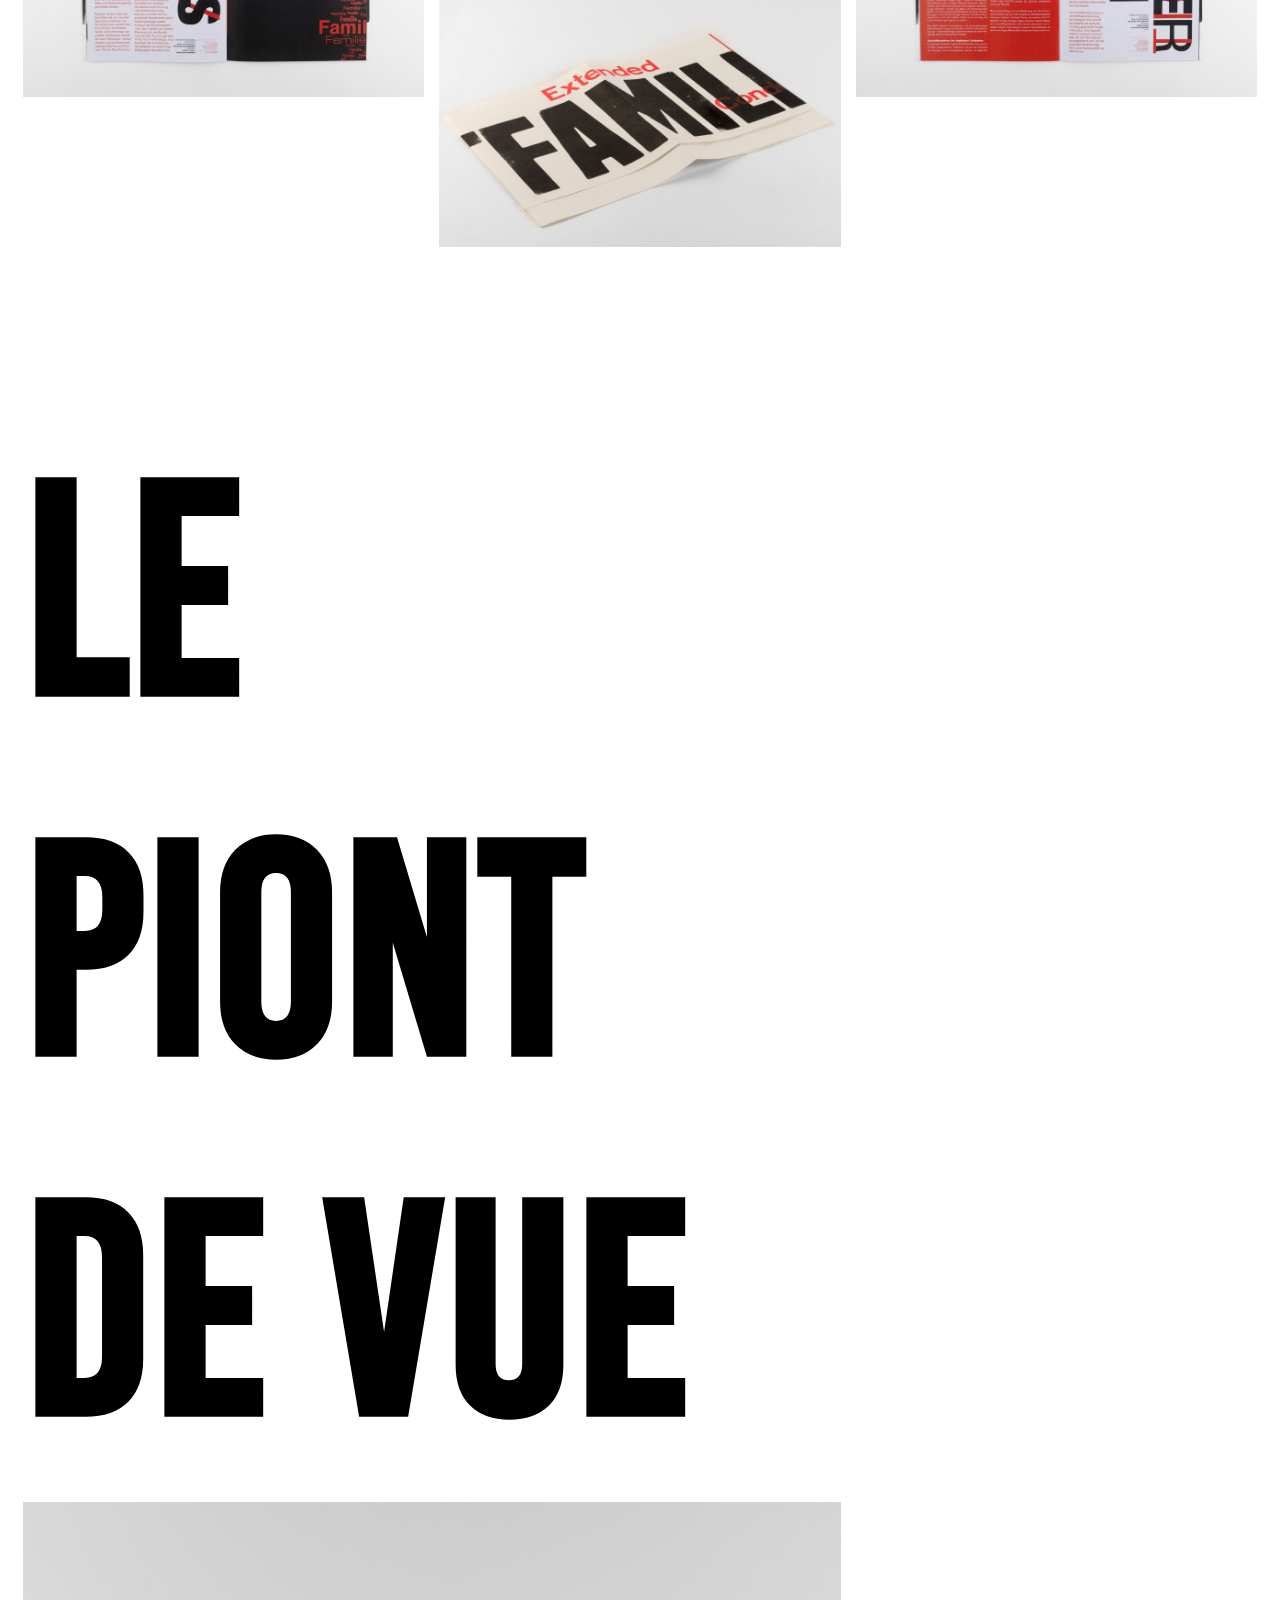
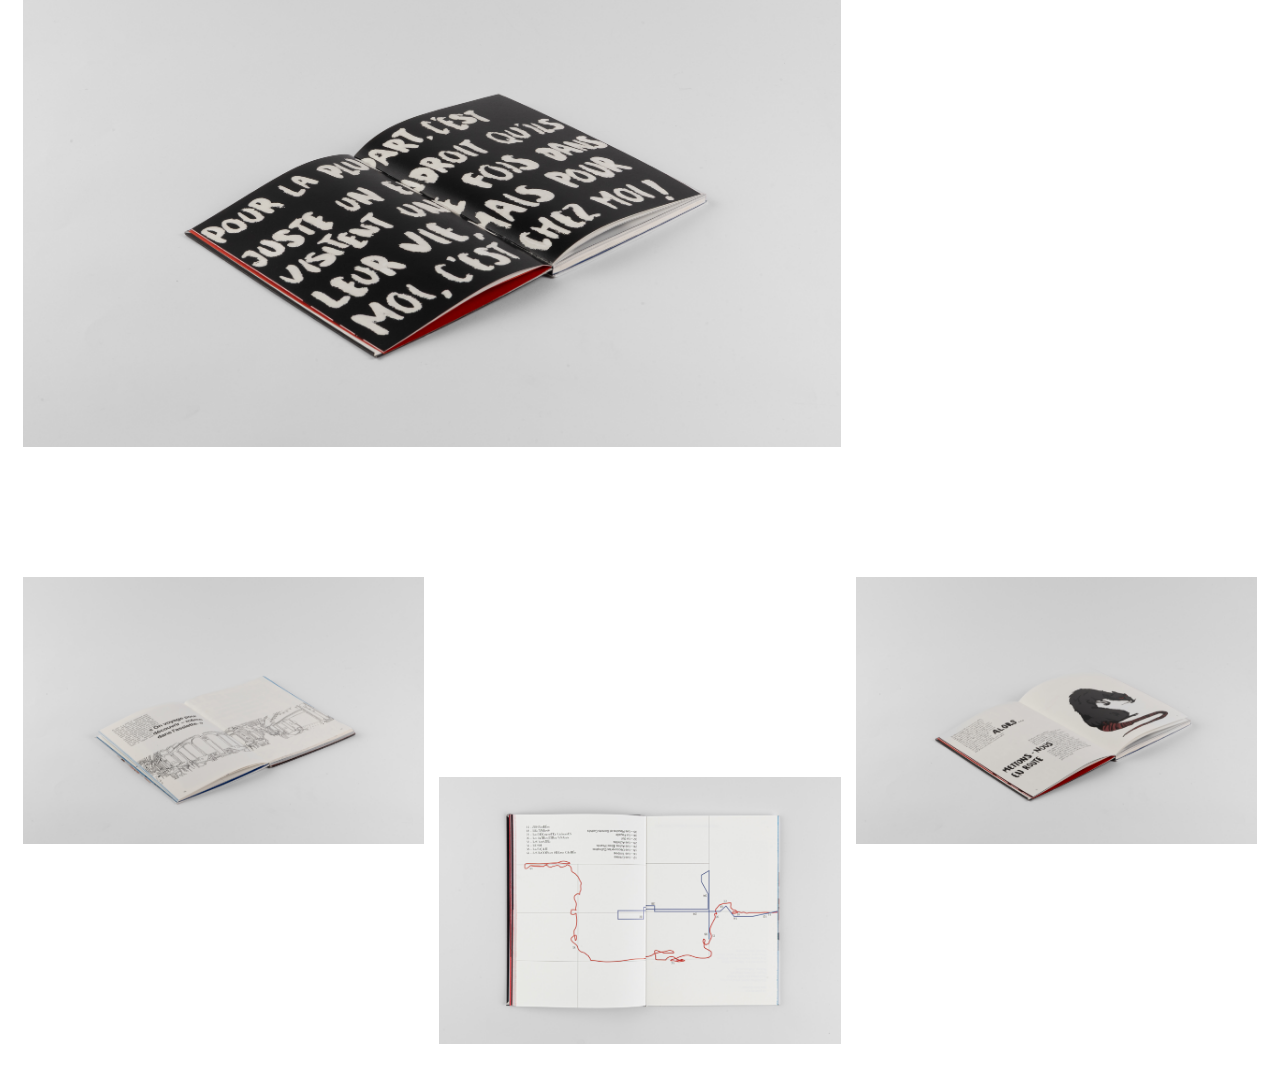
<file: index_v6.html>
<!DOCTYPE html>
<html lang="en">

  <head>
    <meta charset="UTF-8" />
    <meta name="viewport" content="width=device-width, initial-scale=1.0" />
    <meta name="author" content="Mia" />
    <meta name="description" content="TEXT FÜR UNTERZEILE IN SUCHMASCHINEN HIER EINGEBEN"/>
    <link rel="stylesheet" href="style_w6.css" />
    <title>TITEL FÜR BROWSERLEISTE EINGEBEN</title>
  </head>
  
  <body>
    <!-- all your content will go here -->
     <div class="grid-container">
      <div class="name">
        <h1>MEASURED<br/>FORM</h1>
      </div> 
      <div class="bio">
        <p>«Art is the Flower... <br />
          Live the green leaf»<br />
          ~ Mackintosh

        </p>
      
      </div>
      <div class="image-1">
        <img src="Data/Layout1.jpg"/>
      </div>
      <div class="image-2">
        <img src="Data/Layout2.jpg"/>
      </div>
      <div class="image-3">
        <img src="Data/Layout3.jpg"/>
      </div>
      <div class="image-5">
        <img src="Data/Layout5.jpg"/>
      </div>
      <div class="text-1">
        <p>Das Magazin gibt einen kompakten Einblick in die Bauhaus-Stühle DS4 Bibendum und B32. Im Fokus stehen Entstehungszeit, Zitate der Designer sowie Informationen zu Proportionen und Maßen als visuelle und inhaltliche Annäherung an zwei ikonische Designobjekte des 20. Jahrhunderts.
      </div>
      <div class="image-4">
        <img src="Data/MS INITIALE.jpg"/>
        <p>graphic design</p>
      </div>
      <div class="image-6">
  <img src="Data/Typozine-2.jpg"/>
</div>
<div class="image-7">
  <img src="Data/Typozine-3.jpg"/>
</div>
<div class="image-8">
  <img src="Data/Typozine.jpg"/>
</div>
<div class="image-9">
  <img src="Data/Typozine Cover.jpg"/>
</div>
 <div class="text-8">
        <p>LE PIONT<br/>
          DE VUE<br/>
        </p>
     </div>
     <div class="image-10">
  <img src="Data/Paris Projekt-3.jpg"/>
</div>
<div class="text-9">
        <p>Das Buchprojekt erforscht den Passage <br/>du Panorama in Paris aus zwei gegensätzlichen Perspektiven – der <br/>eines Touristen und der einer dort lebenden Ratte – und thematisiert den Perspektiv-<br/>wechsel durch eine beidseitig lesbare, grafisch differenzierte Gestaltung.
        </p>
      </div>
 <div class="image-11">
  <img src="Data/Paris Projekt-2.jpg"/>
</div>
 <div class="image-12">
  <img src="Data/Paris Projekt-4.jpg"/>
</div>
 <div class="image-13">
  <img src="Data/Paris Projekt-6.jpg"/>
</div>
<div class="text-7">
  <p>Für dieses Projekt habe ich vier Seiten zu den Schriftfamilien Helvetica, Univers und Frutiger gestaltet. Durch typografische Kompositionen und bewusste Größenkontraste werden die charakteristischen Eigenschaften der Schriften visuell vermittelt.</p>
</div>

      <div class="text-2">
        <p>Layout<br/>
          November<br/>
          2024
        </p>
      </div>
      <div class="text-3">
        <p>1918-1929<br/>
          Bauhaus<br/>
          Möbel<br/>
        </p>
      </div>
      <div class="text-4">
        <p>FAMILY<br/> MATTERS
        </p>
      </div>
      <div class="text-5">
        <p>Helvetica<br/>
          Fruttiger<br/>
          Univers<br/>
        </p>
        <div class="text-6">
        <p>Schriftfamilien<br/>
          Dezember<br/>
          2024<br/>
        </p>
     </div>
     <div class="text-10">
        <p>Le Passage du Panorama<br/>
          November<br/>
          2025<br/>
        </p>
     </div>
     <div class="text-11">
        <p>2 Eindrücke<br/>
          Legenden<br/>
          Tourismus<br/>
        </p>
     </div>
   
     <!-- ACHTUNG OBERHALB VON BODY -->
  </body>
</html>
</file>
<file: style.css>
@font-face {
    font-family: "Avara-Bold";
    src: url("fonts/Avara-Bold.woff2") format("woff2");
}
@font-face {
    font-family: "Bebas/Kai";
    src: url("fonts/Bebas\ Kai.woff") format("woff");
}

html, body {
    overflow-x: hidden;
}

img {
    max-width: 100%;
    height: auto;
    display: block;
}

.grid-container {
    display: grid;
    padding: 15px 15px 15px 15px;
    gap: 15px;
    grid-template-columns: 1fr 1fr 1fr;
    grid-template-areas:
    "image-4 image-4  image-4"
    "name name text-2"
    "name name text-3"
    "image-3 image-3 text-1"
    "image-1 image-2 image-5"
    "bio bio ."
    "text-4 text-4 text-5"
    "text-4 text-4 text-6"
    "image-6 image-6 text-7"
   "image-7 image-9 image-8"
   ". text-16 ."
   "text-8 text-8 text-10"
   "text-8 text-8 text-11"
   "image-10 image-10 ."
   ". . text-9"
   "image-12 image-13 image-11"
   ". text-15 ."

  

    
    
    
}   
.grid-container:has(.image-2:hover) .bio {
    opacity: 1;
}

body {
background-color: rgb(255, 255, 255);
font-family: "helvetica", serif;
font-size: 15px;
}

.name {
    grid-area: name;
    text-align: left;
    font-weight: lighter;
    font-family: "Bebas/Kai";
    align-self: end;
    margin: 0;
}

.name h1 {
color:rgb(0, 0, 0);
font-size: 1rem;
font-size: 300px;
margin-top:0px;
margin-bottom: 0px;
}



.bio {
    grid-area: bio;
    margin-bottom: 200px;
    margin-left: 480px;
    font-family: Arial, Helvetica, sans-serif;
    font-size: 25px;
    margin-top: -30px;
    z-index: 1;
    font-weight: bold;
}

.bio p {
    color:rgb(0, 0, 0);
    text-align:left
}



.image-1 {
    grid-area: image-1;
    position: relative;
}

.image-1 img{
    transition: opacity 0.3s ease;
}

.image-1 .b {
 position: absolute;
    top: 0;
    left: 0;
    opacity: 0;
}
   
.image-1:hover .a {
 opacity: 0;
}

.image-1:hover .b {
 opacity: 1;
}

.image-2 {
    grid-area: image-2;
    position: relative;
    margin-top: 150px;
    margin-bottom: -50px;
}

.image-2 {
    opacity: 1;
    transition: opacity 0.3s ease;
}

.image-2:hover {
    opacity: 0.5;
}
.image-2:hover ~ .bio {
    opacity: 1;
}


.image-6 {
    grid-column: 1 / span 2;   /* über zwei Spalten */
    margin-top: 30px;
}

.image-3 {
    grid-area: image-3;
    margin-bottom: 100px;
}

.image-3:hover ~ .text-1 {
    opacity: 1;
}

.image-4 {
    grid-area: image-4;
    width: 70%;
    text-align:center;
    margin-bottom: 600px;
    margin-top: 250px;
    opacity: 1;
    transition: opacity 0.3s ease;
    position: relative;
    align-self: center;
    justify-self: center;
}

.image-4-a {
    position: relative;
    z-index: 1;
    
}


.image-4-a p {
    text-align: center;
    font-family: Arial, Helvetica, sans-serif;
    font-style: italic;
    
}

.image-4-b {
    position: absolute;
    top: 50%;
    left: 50%;
    transform: translate(-50%, -50%);
    overflow: hidden;
    white-space: nowrap;
    font-family: Arial, Helvetica, sans-serif;
    font-size: 24px;
}

.image-4:hover {
    opacity: 0.5;
}

.image-4:hover .b {
    opacity: 0.5;
}
.image-4:hover .b ~ .bio {
    opacity: 1;
}

.image-4:hover .image-4-b {
    opacity: 1;
}

.image-4:hover .image-4-a {
    opacity: 0.5;
}



.image-5 {
    grid-area: image-5;

}



.text-14 {
    grid-area: text-14;
    font-size: 10px;
    margin-bottom: 200px;
    margin-left: 480px;
    font-family: Arial, Helvetica, sans-serif;
    font-size: 25px;
    margin-top: -30px;
    z-index: 1;
    font-weight: bold;
}

.bio p {
    color:rgb(0, 0, 0);
    text-align:left
}

.image-5 {
    grid-area: image-5;
}

.text-1 { 
    grid-area: text-1; 
    text-align: left; 
    margin-right: 200px; 
    margin-left: 70px; 
    opacity: 0; 
    transition: opacity 0.3s ease; 
    font-size: 12px; }

.text-1 p {
    margin: 0;
}

.text-2 p {
    margin: 0;
}

.text-3 p {
    margin: 0;
    margin-top: -75px;
}

.text-2,
.text-3 {
    margin: 0;
    font-size: 14px;
    font-weight: bold;
    margin-left: 75px;
}

.text-2 {
align-self: center;
}

.text-3 {
    grid-area: text-3;
    /* margin-bottom: 200px; */
}
.bio {
    opacity: 0;
    transition: opacity 0.3s ease;
}

.text-4 {
  grid-area: text-4;
  font-size: 300px;
  line-height: 1;
  font-family: "Bebas/Kai";
  font-weight: bold;
margin: 0;
}

.text-4 p {
    margin: 0;
}
    .image-6 {
    grid-area: image-6;
    margin-top: 600px;
    margin-bottom: 100px;
}

.image-6:hover ~ .text-7 {
    opacity: 1;
}

.text-5, .text-6 { 
    margin: 0; 
    font-size: 14px; 
    font-weight: bold; 
}

.text-5 {
    grid-area: text-5;
    margin: 0;
    font-size: 14px;
    font-weight: bold;
    align-self: center;
    /* margin-top: -300px; */
}

.text-6 {
    grid-area: text-6;
    margin-top: -75px;

}

.image-6 {
    grid-area: image-6;
    margin-top: 0px; 
}

.text-7 {
    grid-area: text-7; 
    text-align: left; 
    opacity: 0;
    transition: opacity 0.3s ease; 
    margin-right: 200px; 
    margin-left: 70px; 
    opacity: 0; 
    transition: opacity 0.3s ease; 
    font-size: 12px; 
    margin-top: -12px;
    margin-bottom: 0px;
    align-self: start;
}
    

.image-6:hover ~ .text-7 {
    opacity: 1; 
}


.image-7{
    grid-area: image-7;

}
.image-8{
    grid-area: image-8;
}
.image-9{
    grid-area: image-9;
    margin-top: 150px;
    margin-bottom: 130px;
}
.image-9 {
    opacity: 1;
    transition: opacity 0.3s ease;
}

.image-9:hover {
    opacity: 0.5;
}
.image-9:hover ~ .text-16 {
    opacity: 1;
}
.text-8 {
    grid-area: text-8;
    font-size: 300px;
    font-family: "Bebas/Kai";
    font-weight: bold;    
}
.text-8 p {
    margin: 0;
}

.image-11{
    grid-area: image-11;
    margin-top: 100px;
}
.image-12{
    grid-area: image-12;
    margin-top: 100px;
}

.image-13{
    grid-area: image-13;
    margin-top: 300px;
}
.image-13 {
    opacity: 1;
    transition: opacity 0.3s ease;
}

.image-13:hover {
    opacity: 0.5;
}
.image-13:hover ~ .text-15 {
    opacity: 1;
}
.image-10{
    grid-area: image-10;
    margin-top: 0px;
}
.text-9 {
    grid-area: text-9;
    margin: 0;
    font-size: 14px;
    margin-top: -775px;
    margin-left: 70px;
    margin-right: 200px;
    opacity: 0;
    transition: opacity 0.3s ease; 
}

.image-10:hover ~ .text-9 {
    opacity: 1;
}

.text-10 {
    grid-area: text-10;
    margin: 0;         
    font-size: 14px;
    font-weight: bold;
    align-self: center;
}

.text-11 {
    grid-area: text-11;
    margin: 0;          
    font-size: 14px;
    font-weight: bold;
    margin-bottom: -150px;
    margin-top: -75px;
    text-align: start;
    align-self: start;
}
.text-15 {
    grid-area: text-15;
    text-align: justify;
    font-family: Arial, Helvetica, sans-serif;
    font-size: 25px;
    margin-top: -80px;
    z-index: 1;
    font-weight: bold;
    margin-left: -85px;
    opacity: 0;
    transition: opacity 0.3 ease;

}
.text-15 p {
    color:rgb(0, 0, 0);
    text-align:left
}

.text-16 {
    grid-area: text-16;
    text-align: justify;
    font-family: Arial, Helvetica, sans-serif;
    font-size: 25px;
    margin-top: -210px;
    z-index: 1;
    font-weight: bold;
    margin-left: -85px;
    opacity: 0;
    transition: opacity 0.3 ease;
    margin-bottom: 130px;
}
</file>
<file: style_w1.css>
img {
    max-width: 100%;
    height: auto;
}

.grid-container {
    display: grid;
    padding: 15px 15px 15px 15px;
    gap: 15px;
    grid-template-columns: 1fr 1fr 1fr 1fr;
    grid-template-areas:
    "name name name bio"
    "text-1 image-1 image-1 image-1 "
    "text-2 image-2 image-2 image-2"
    "text-3 image-3 image-3 image-3";
}   

body {
background-color: rgb(255, 89, 0);
}

.name {
    grid-area: name;
}

.name h1 {
color:rgb(223, 31, 117);
font-size: 100px;
margin: 0;
font-family: Arial, Helvetica, sans-serif;
font-style: light;
}

.name h1:hover {
    color: rgb(141, 255, 2);
    font-size: 150px;
    font-style: oblique;
    transition: color 10s ease;
}


.bio {
    grid-area: bio;
}

.bio p {
    color:rgb(0, 0, 0);
    font-size: 10px;
    font-family: Arial, Helvetica, sans-serif;
    margin: 0;
    text-align: justify;
    opacity: 1;
    transition: opacity 0.5s ease;
}

.bio p:hover {
    opacity: 0.2;
}


.image-1 {
    grid-area: image-1;
}

.image-1 img{
    transition: transform 0.3s ease;
}

.image-1 img:hover {
    transform: scale(1.5);
}

.image-2 {
    grid-area: image-2;
}

.image-2 img {
    box-shadow: 0 0 0 rgba(0, 0, 0, 0);
    transition: box-shadow 0.3 ease;
}

.image-2 img:hover {
    box-shadow: 0 10px 20px rgba(0, 0, 0, 5)
}

.image-3 {
    grid-area: image-3;
}

.image-3 img {
    transition: transform 0.5s ease;
}

.image-3 img:hover {
    transform: rotate(360deg);
}
.text-1 {
    grid-area: text-1;
}

.text-2 {
    grid-area: text-2;
}

.text-3 {
    grid-area: text-3;
}
</file>
<file: style_w2.css>
@font-face {
    font-family: "Avara-Bold";
    src: url("fonts/Avara-Bold.woff2") format("woff2");
}


img {
    max-width: 100%;
    height: auto;
}

.grid-container {
    display: grid;
    padding: 15px 15px 15px 15px;
    gap: 15px;
    grid-template-columns: 1fr 1fr 1fr 1fr 1fr 1fr 1fr 1fr 1fr;
    grid-template-areas:
    "name text-1 text-1 . . image-2 image-2 image-2 ."
    ". . . bio . . . text-3 text-3"
    ". . . . . image-3 image-3 . ."
    ". . . . . image-1 image-1  . ."
    ". . . . . . . . text-2";
    
}   

body {
background-color: rgb(255, 255, 255);
font-family: "helvetica", serif;
font-size: 15px;
}

.name {
    grid-area: name;
}

.name h1 {
color:rgb(0, 0, 0);
font-size: 1rem;
margin: 0;
}


.bio {
    grid-area: bio;
    margin-bottom: 600px;
}

.bio p {
    color:rgb(0, 0, 0);
    margin: 0;
    text-align:right
}



.image-1 {
    grid-area: image-1;
}

.image-2 {
    grid-area: image-2;
}

.image-3 {
    grid-area: image-3;
}

.text-1 {
    grid-area: text-1;
    text-align: left;
}

.text-2 {
    grid-area: text-2;
    font-family: "Aka-AcidGR-RealAdult";

    font-size: 8rem;
}

.text-3 {
    grid-area: text-3;
    text-align: right;
    font-family: "Aka-AcidGR-RealAdult";
    
}
</file>
<file: style_w5.css>
@font-face {
    font-family: "Avara-Bold";
    src: url("fonts/Avara-Bold.woff2") format("woff2");
}


img {
    max-width: 100%;
    height: auto;
}

.grid-container {
    display: grid;
    padding: 15px 15px 15px 15px;
    gap: 15px;
    grid-template-columns: 1fr 1fr 1fr;
    grid-template-areas:
    "image-4 name ."
    ". text-3 ."
     ". text-1 text-1"
     ". . bio"
    "image-2 image-3 image-1"
    ". . text-2";
    
}   

body {
background-color: rgb(255, 255, 255);
font-family: "helvetica", serif;
font-size: 15px;
}

.name {
    grid-area: name;
    text-align: center;
    font-weight: lighter;
    font-family: Arial, Helvetica, sans-serif;
    font-style: thin;
    font-size: 8px;
}

.name h1 {
color:rgb(0, 0, 0);
margin: 0;
}


.bio {
    grid-area: bio;
    font-size: 10px;
    margin-bottom: 100px;
}

.bio p {
    color:rgb(0, 0, 0);
    margin: 0;
    text-align:right
}



.image-1 {
    grid-area: image-1;
}

.image-2 {
    grid-area: image-2;
}

.image-3 {
    grid-area: image-3;
}

.image-4 {
    grid-area: image-4;
    width: 15%;      
    align-self: center;
    margin: 0%;
}


.text-1 {
    grid-area: text-1;
    text-align: left;
    margin-bottom: 200px;
    font-size: 30px;
    text-align:left
}

.text-2 {
    grid-area: text-2;
    font-family: "Aka-AcidGR-RealAdult";

    font-size: 8rem;
}

.text-3 {
    grid-area: text-3;
    text-align: right;
    font-family: "Aka-AcidGR-RealAdult";
}
</file>
<file: style_w6.css>
@font-face {
    font-family: "Avara-Bold";
    src: url("fonts/Avara-Bold.woff2") format("woff2");
}
@font-face {
    font-family: "Bebas/Kai";
    src: url("fonts/Bebas\ Kai.woff") format("woff");
}

html, body {
    overflow-x: hidden;
}

img {
    max-width: 100%;
    height: auto;
    display: block;
}

.grid-container {
    display: grid;
    padding: 15px 15px 15px 15px;
    gap: 15px;
    grid-template-columns: 1fr 1fr 1fr;
    grid-template-areas:
    "image-4 image-4  image-4"
    "name name text-2"
    "name name text-3"
    "image-3 image-3 text-1"
    "image-1 image-2 image-5"
    "bio bio ."
    "text-4 text-4 text-5"
    "text-4 text-4 text-6"
    "image-6 image-6 text-7"
   "image-7 image-9 image-8"
   ". text-16 ."
   "text-8 text-8 text-10"
   "text-8 text-8 text-11"
   "image-10 image-10 ."
   ". . text-9"
   "image-12 image-13 image-11"
   ". text-15 ."

  

    
    
    
}   
.grid-container:has(.image-2:hover) .bio {
    opacity: 1;
}

body {
background-color: rgb(255, 255, 255);
font-family: "helvetica", serif;
font-size: 15px;
}

.name {
    grid-area: name;
    text-align: left;
    font-weight: lighter;
    font-family: "Bebas/Kai";
    align-self: end;
    margin: 0;
}

.name h1 {
color:rgb(0, 0, 0);
font-size: 1rem;
font-size: 300px;
margin-top:0px;
margin-bottom: 0px;
}



.bio {
    grid-area: bio;
    margin-bottom: 200px;
    margin-left: 480px;
    font-family: Arial, Helvetica, sans-serif;
    font-size: 25px;
    margin-top: -30px;
    z-index: 1;
    font-weight: bold;
}

.bio p {
    color:rgb(0, 0, 0);
    text-align:left
}



.image-1 {
    grid-area: image-1;
    position: relative;
}

.image-1 img{
    transition: opacity 0.3s ease;
}

.image-1 .b {
 position: absolute;
    top: 0;
    left: 0;
    opacity: 0;
}
   
.image-1:hover .a {
 opacity: 0;
}

.image-1:hover .b {
 opacity: 1;
}

.image-2 {
    grid-area: image-2;
    position: relative;
    margin-top: 150px;
    margin-bottom: -50px;
}

.image-2 {
    opacity: 1;
    transition: opacity 0.3s ease;
}

.image-2:hover {
    opacity: 0.5;
}
.image-2:hover ~ .bio {
    opacity: 1;
}


.image-6 {
    grid-column: 1 / span 2;   /* über zwei Spalten */
    margin-top: 30px;
}

.image-3 {
    grid-area: image-3;
    margin-bottom: 100px;
}

.image-3:hover ~ .text-1 {
    opacity: 1;
}

.image-4 {
    grid-area: image-4;
    width: 100%;
    text-align:center;
    margin-bottom: 600px;
    margin-top: 250px;
    opacity: 1;
    transition: opacity 0.3s ease;
    position: relative;
}

.image-4-a {
    position: relative;
    z-index: 1;
}


.image-4-a p {
    text-align: center;
    font-family: Arial, Helvetica, sans-serif;
    font-style: italic;
    
}

.image-4-b {
      position: absolute;
    top: 50%;
    left: 50%;
    transform: translate(-50%, -50%);
    overflow: hidden;
    white-space: nowrap;
    font-family: Arial, Helvetica, sans-serif;
    font-size: 24px;
}

.image-4:hover {
    opacity: 0.5;
}

.image-4:hover .b {
    opacity: 0.5;
}
.image-4:hover .b ~ .bio {
    opacity: 1;
}

.image-4:hover .image-4-b {
    opacity: 1;
}

.image-4:hover .image-4-a {
    opacity: 0.5;
}



.image-5 {
    grid-area: image-5;

}



.text-14 {
    grid-area: text-14;
    font-size: 10px;
    margin-bottom: 200px;
    margin-left: 480px;
    font-family: Arial, Helvetica, sans-serif;
    font-size: 25px;
    margin-top: -30px;
    z-index: 1;
    font-weight: bold;
}

.bio p {
    color:rgb(0, 0, 0);
    text-align:left
}

.image-5 {
    grid-area: image-5;
}

.text-1 { 
    grid-area: text-1; 
    text-align: left; 
    margin-right: 200px; 
    margin-left: 70px; 
    opacity: 0; 
    transition: opacity 0.3s ease; 
    font-size: 12px; }

.text-1 p {
    margin: 0;
}

.text-2 p {
    margin: 0;
}

.text-3 p {
    margin: 0;
    margin-top: -75px;
}

.text-2,
.text-3 {
    margin: 0;
    font-size: 14px;
    font-weight: bold;
    margin-left: 75px;
}

.text-2 {
align-self: center;
}

.text-3 {
    grid-area: text-3;
    /* margin-bottom: 200px; */
}
.bio {
    opacity: 0;
    transition: opacity 0.3s ease;
}

.text-4 {
  grid-area: text-4;
  font-size: 300px;
  line-height: 1;
  font-family: "Bebas/Kai";
  font-weight: bold;
margin: 0;
}

.text-4 p {
    margin: 0;
}
    .image-6 {
    grid-area: image-6;
    margin-top: 600px;
    margin-bottom: 100px;
}

.image-6:hover ~ .text-7 {
    opacity: 1;
}

.text-5, .text-6 { 
    margin: 0; 
    font-size: 14px; 
    font-weight: bold; 
}

.text-5 {
    grid-area: text-5;
    margin: 0;
    font-size: 14px;
    font-weight: bold;
    align-self: center;
    /* margin-top: -300px; */
}

.text-6 {
    grid-area: text-6;
    margin-top: -75px;

}

.image-6 {
    grid-area: image-6;
    margin-top: 0px; 
}

.text-7 {
    grid-area: text-7; 
    text-align: left; 
    opacity: 0;
    transition: opacity 0.3s ease; 
    margin-right: 200px; 
    margin-left: 70px; 
    opacity: 0; 
    transition: opacity 0.3s ease; 
    font-size: 12px; 
    margin-top: -12px;
    margin-bottom: 0px;
    align-self: start;
}
    

.image-6:hover ~ .text-7 {
    opacity: 1; 
}


.image-7{
    grid-area: image-7;

}
.image-8{
    grid-area: image-8;
}
.image-9{
    grid-area: image-9;
    margin-top: 150px;
    margin-bottom: 130px;
}
.image-9 {
    opacity: 1;
    transition: opacity 0.3s ease;
}

.image-9:hover {
    opacity: 0.5;
}
.image-9:hover ~ .text-16 {
    opacity: 1;
}
.text-8 {
    grid-area: text-8;
    font-size: 300px;
    font-family: "Bebas/Kai";
    font-weight: bold;    
}
.text-8 p {
    margin: 0;
}

.image-11{
    grid-area: image-11;
    margin-top: 100px;
}
.image-12{
    grid-area: image-12;
    margin-top: 100px;
}

.image-13{
    grid-area: image-13;
    margin-top: 300px;
}
.image-13 {
    opacity: 1;
    transition: opacity 0.3s ease;
}

.image-13:hover {
    opacity: 0.5;
}
.image-13:hover ~ .text-15 {
    opacity: 1;
}
.image-10{
    grid-area: image-10;
    margin-top: 0px;
}
.text-9 {
    grid-area: text-9;
    margin: 0;
    font-size: 14px;
    margin-top: -775px;
    margin-left: 70px;
    margin-right: 200px;
    opacity: 0;
    transition: opacity 0.3s ease; 
}

.image-10:hover ~ .text-9 {
    opacity: 1;
}

.text-10 {
    grid-area: text-10;
    margin: 0;         
    font-size: 14px;
    font-weight: bold;
    align-self: center;
}

.text-11 {
    grid-area: text-11;
    margin: 0;          
    font-size: 14px;
    font-weight: bold;
    margin-bottom: -150px;
    margin-top: -75pxpx;
    text-align: start;
    align-self: start;
}
.text-15 {
    grid-area: text-15;
    text-align: justify;
    font-family: Arial, Helvetica, sans-serif;
    font-size: 25px;
    margin-top: -80px;
    z-index: 1;
    font-weight: bold;
    margin-left: -85px;
    opacity: 0;
    transition: opacity 0.3 ease;

}
.text-15 p {
    color:rgb(0, 0, 0);
    text-align:left
}

.text-16 {
    grid-area: text-16;
    text-align: justify;
    font-family: Arial, Helvetica, sans-serif;
    font-size: 25px;
    margin-top: -210px;
    z-index: 1;
    font-weight: bold;
    margin-left: -85px;
    opacity: 0;
    transition: opacity 0.3 ease;
    margin-bottom: 130px;
}
</file>
